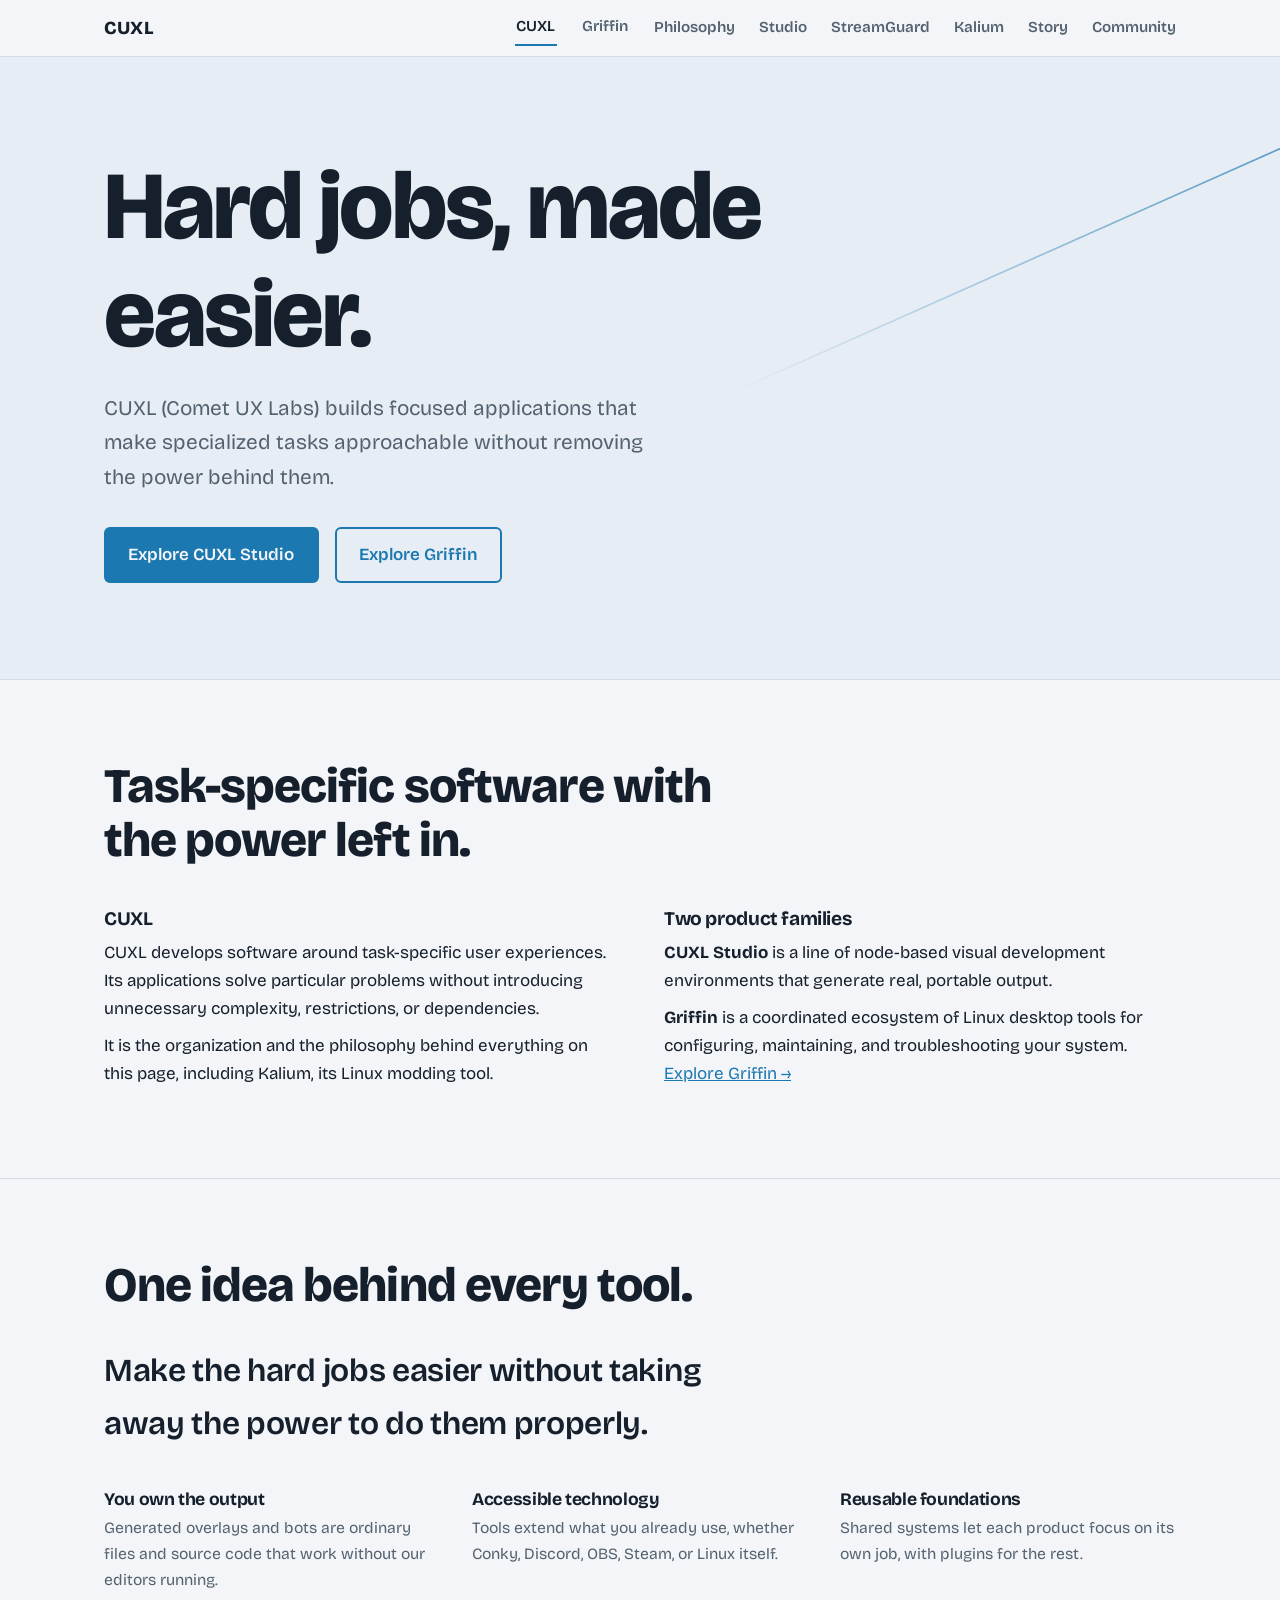
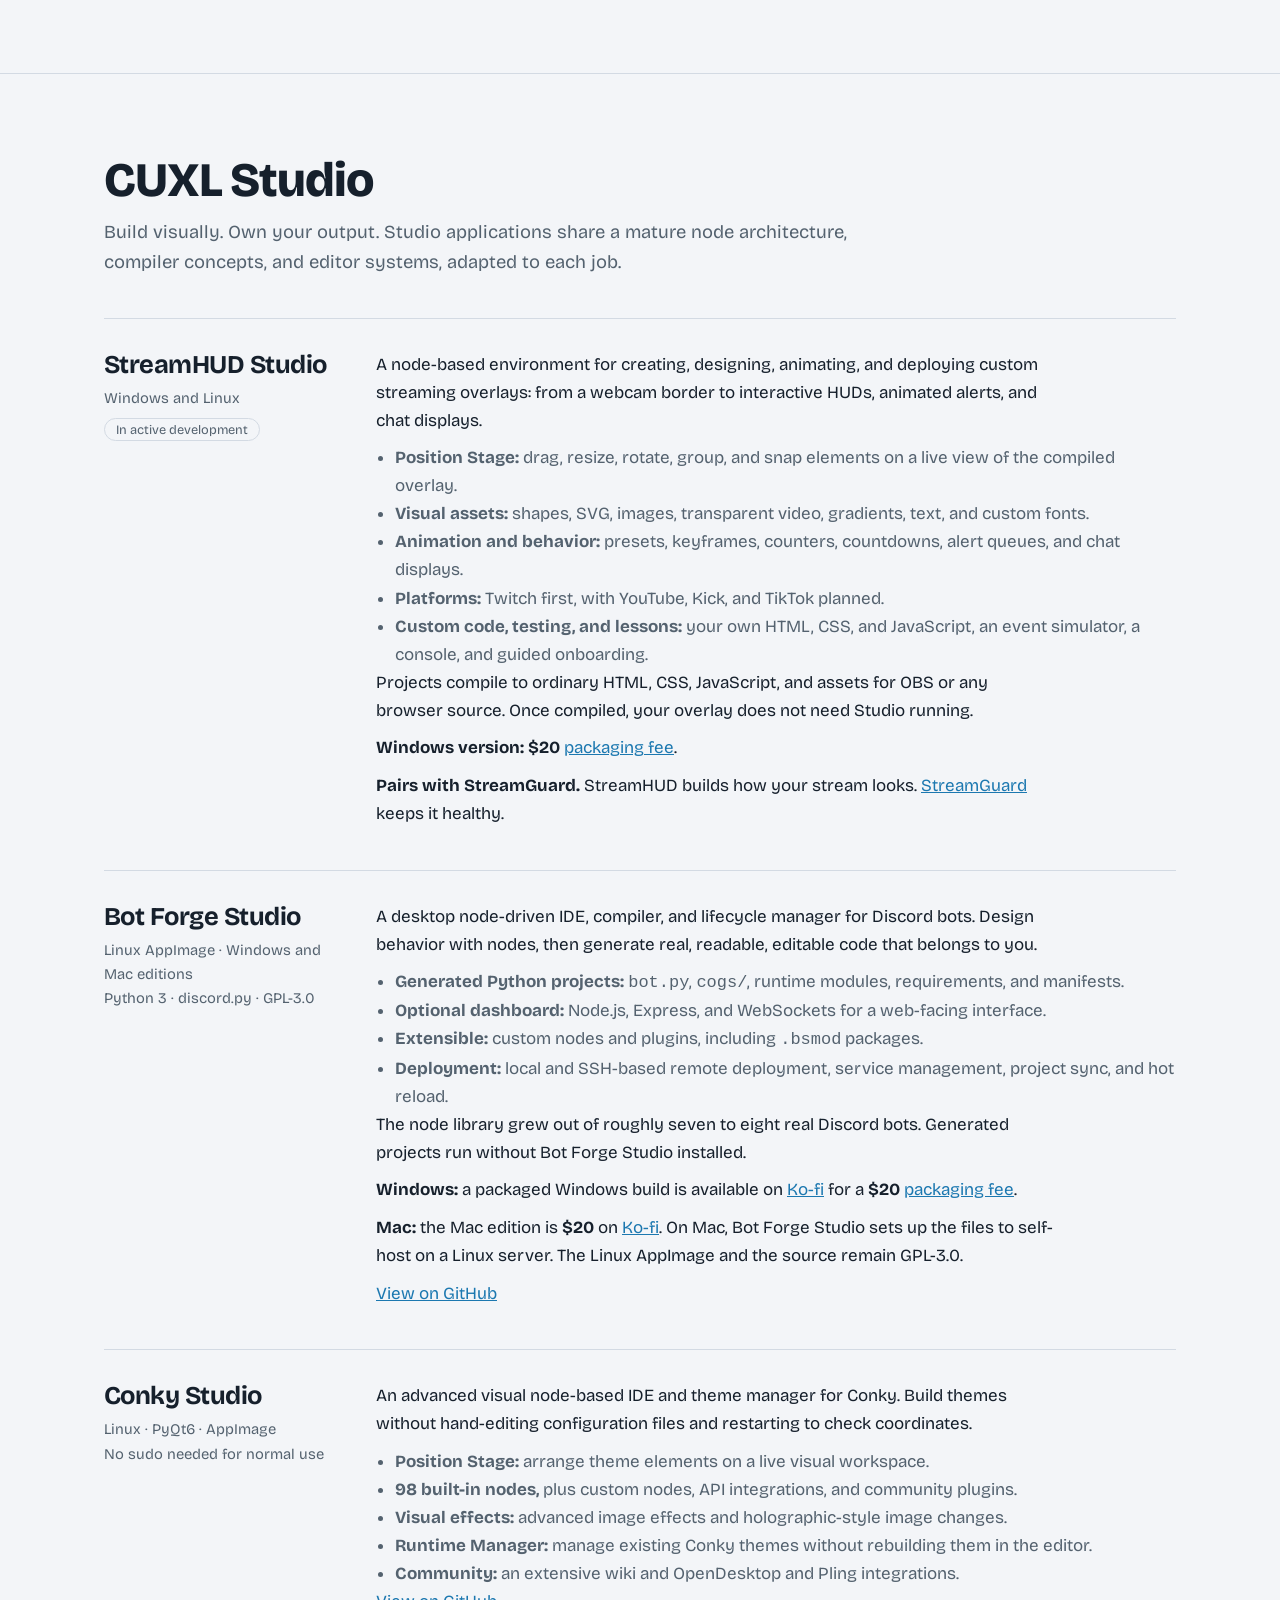
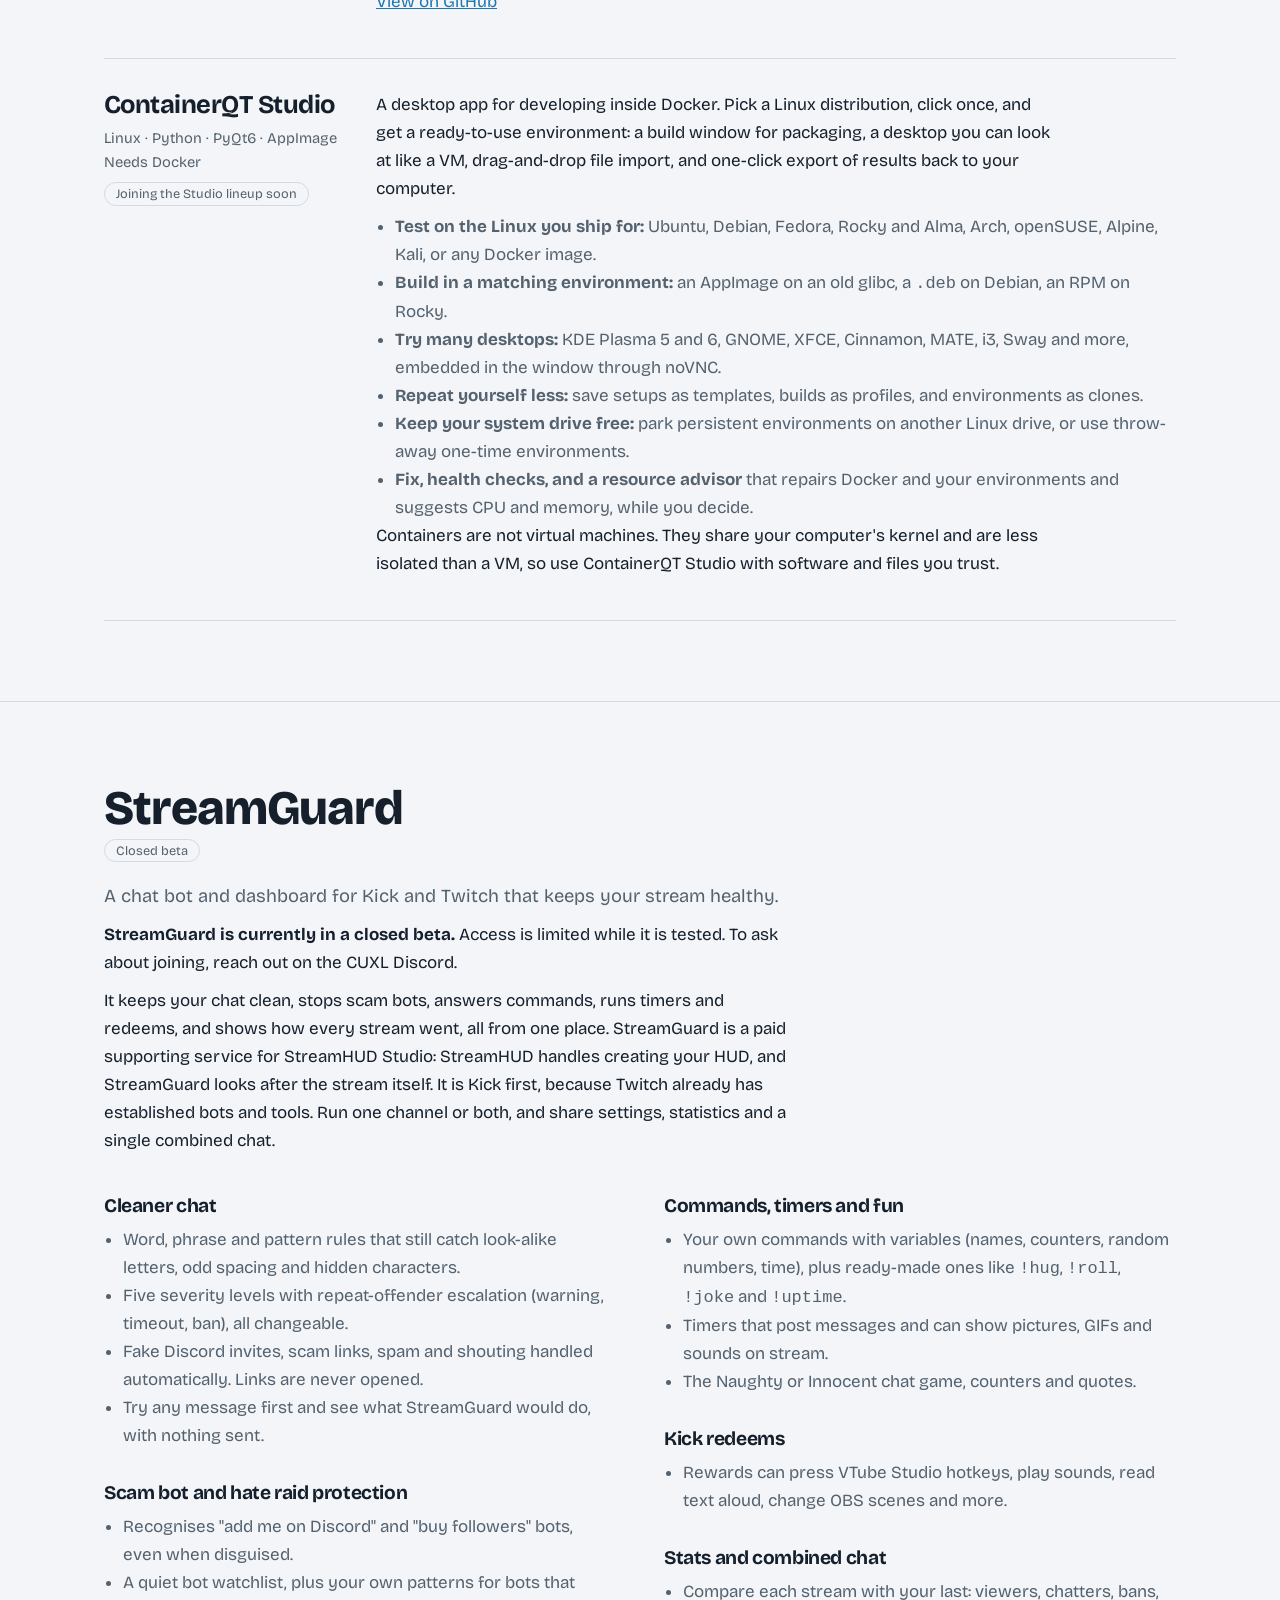
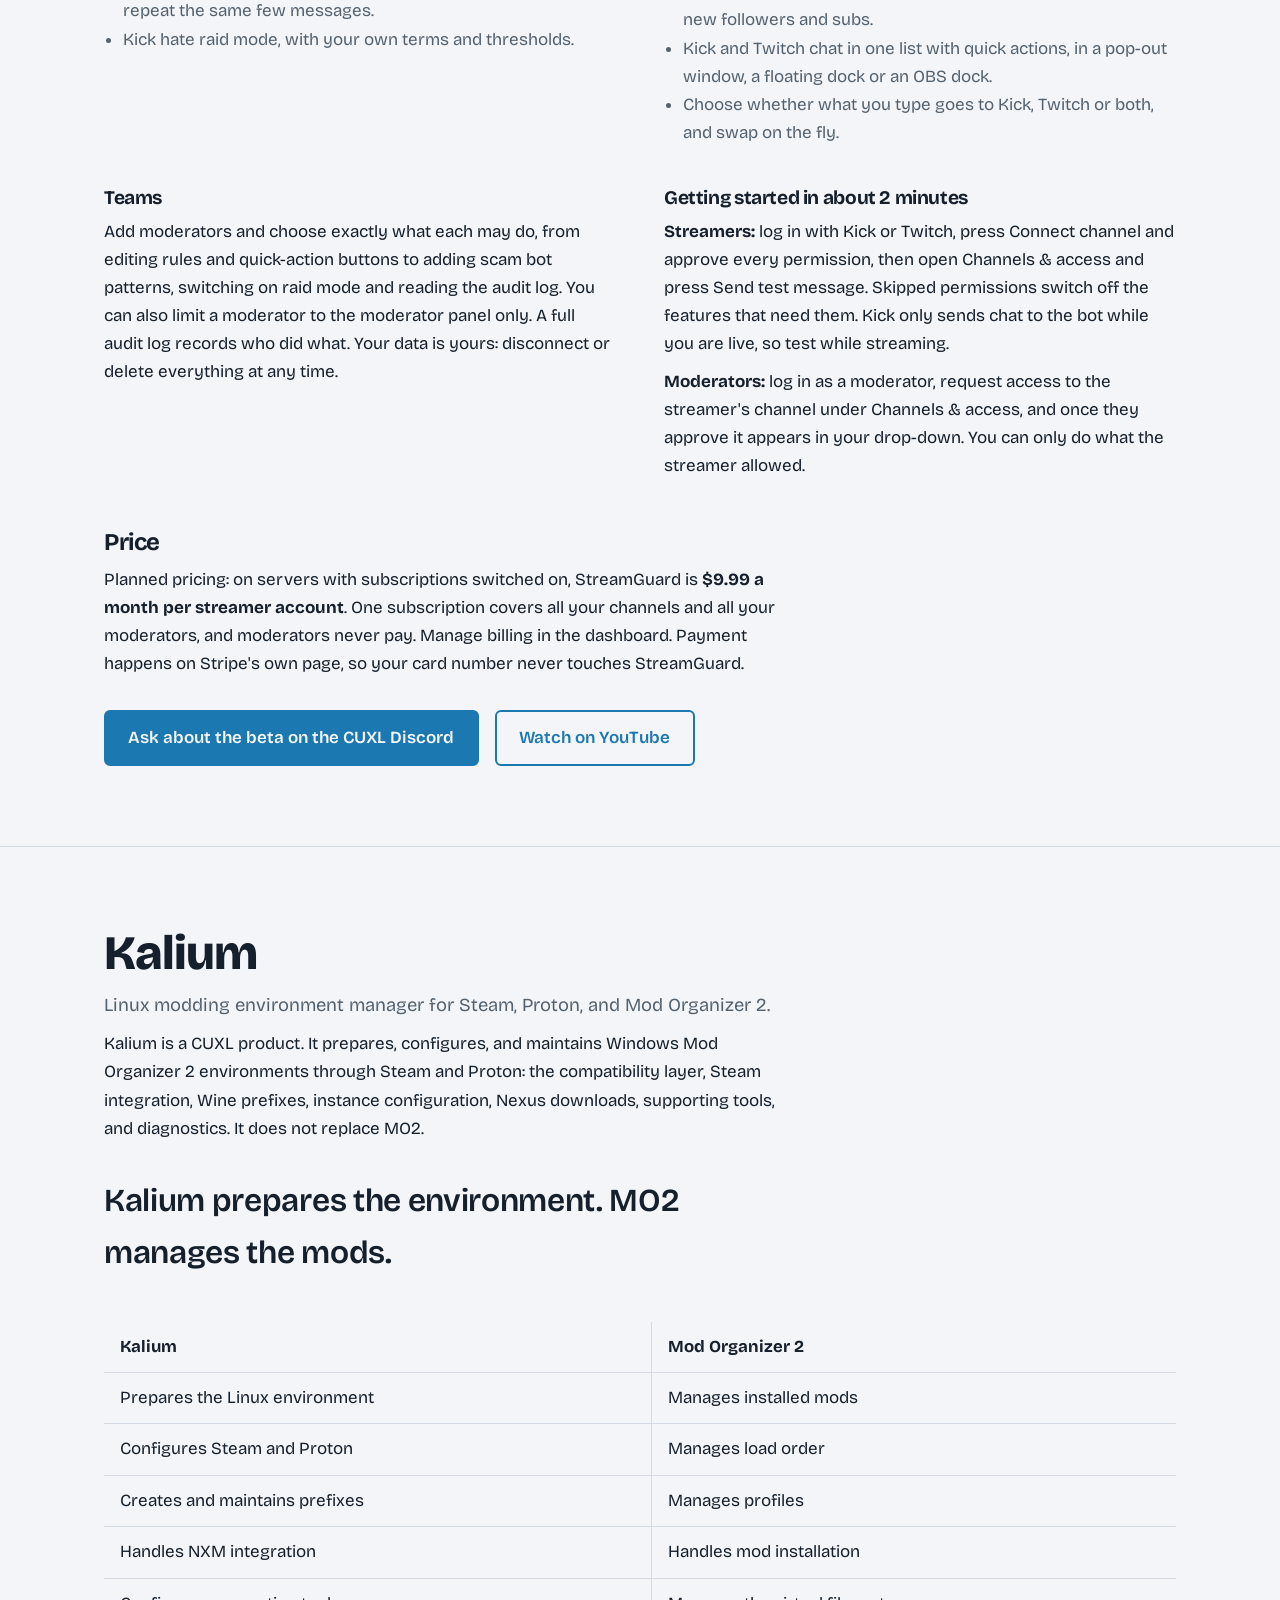
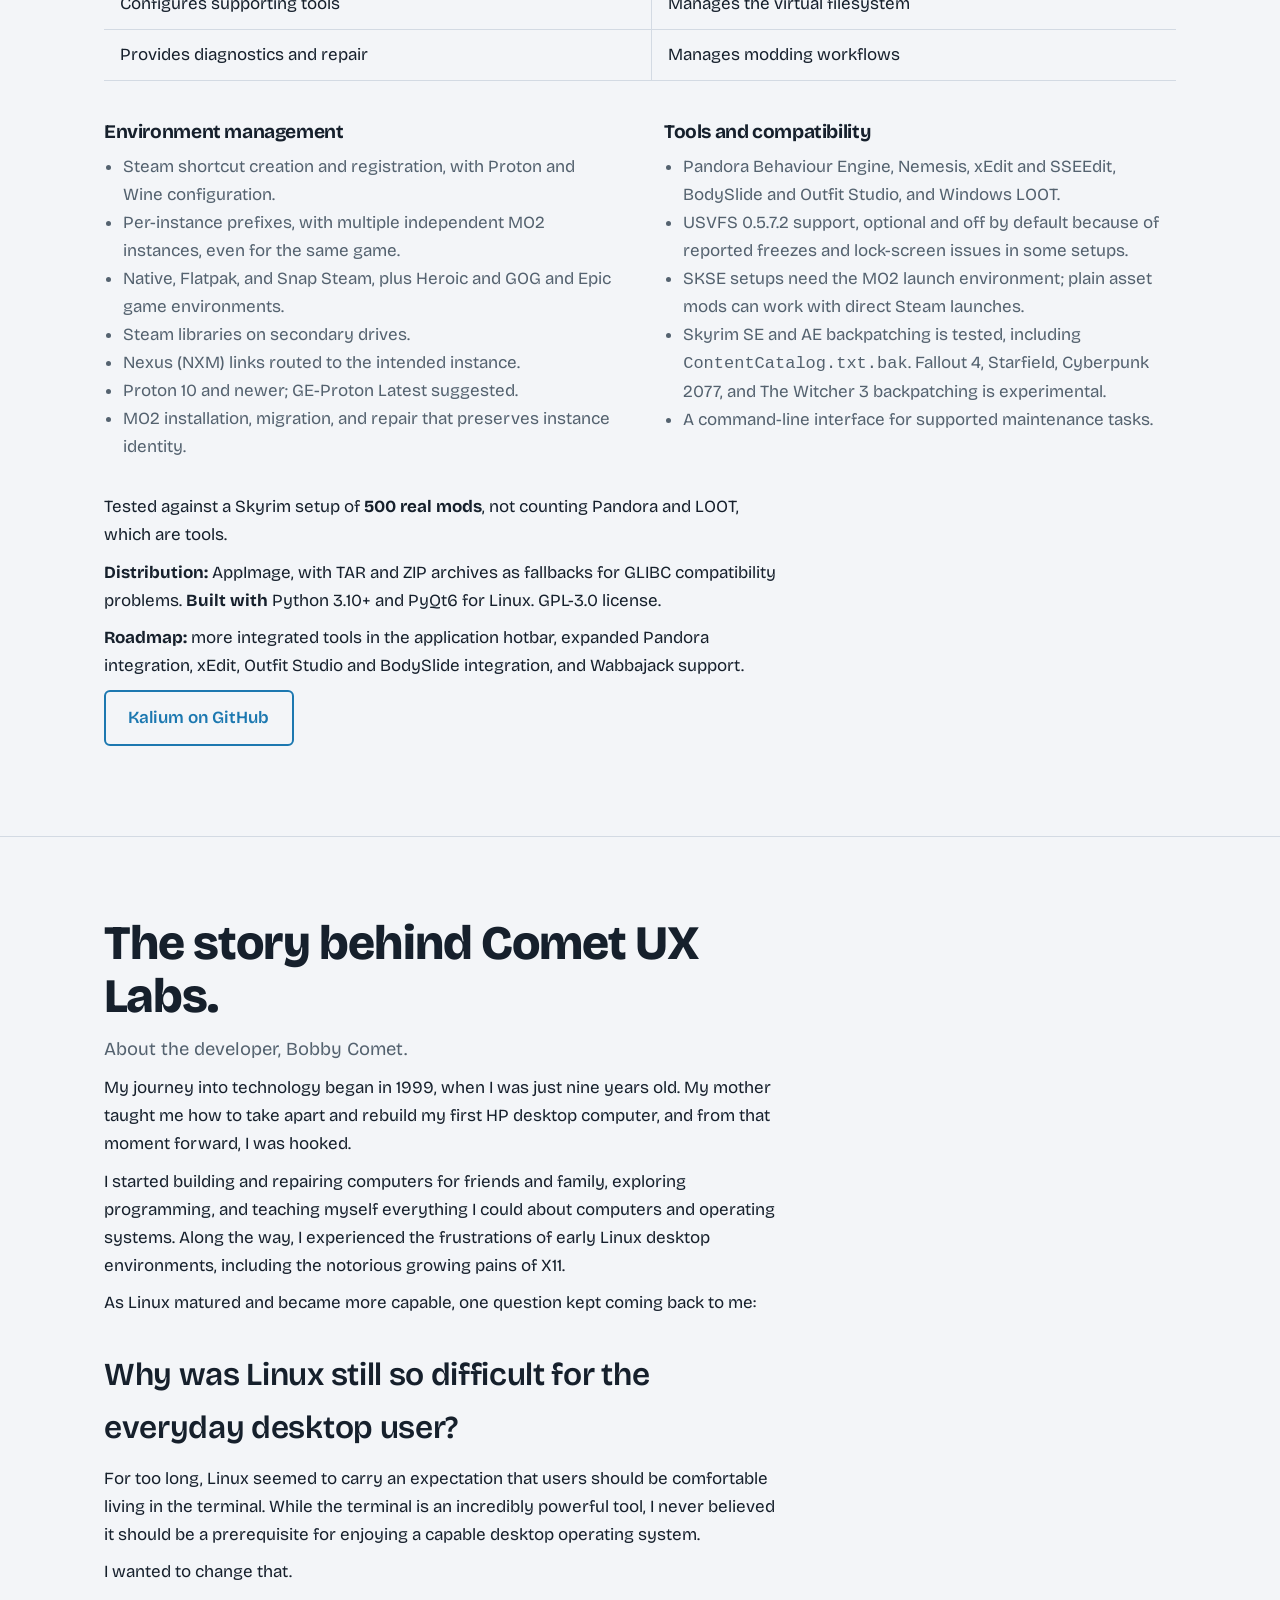
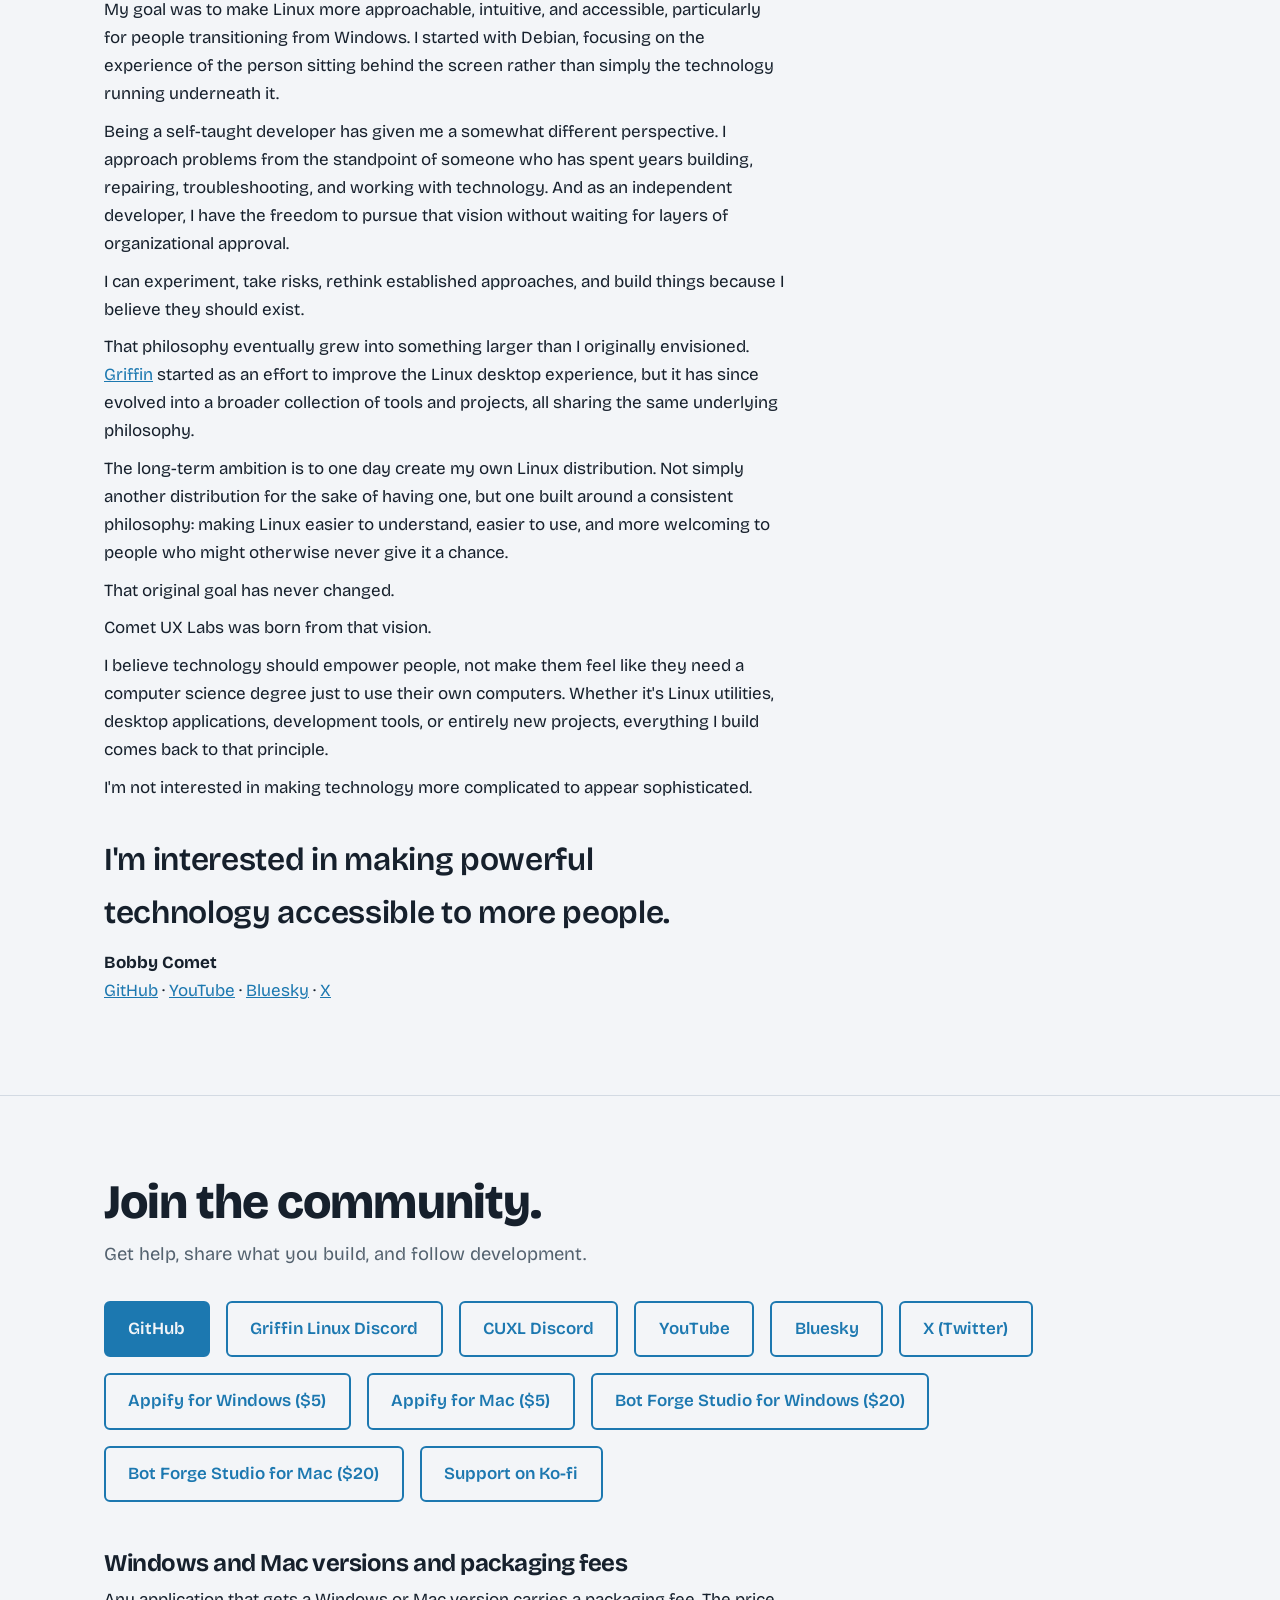
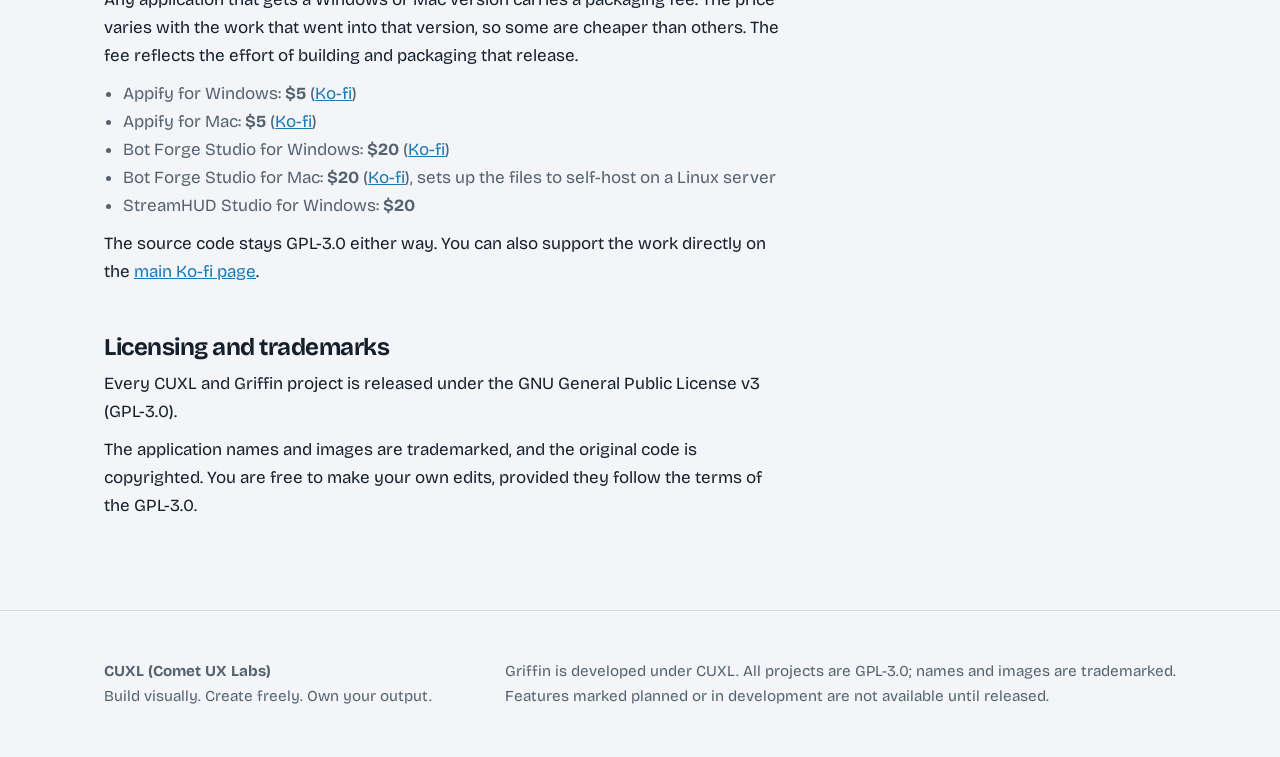
<file: index.html>
<!DOCTYPE html>
<html lang="en">
<head>
<meta charset="utf-8">
<meta name="viewport" content="width=device-width, initial-scale=1">
<title>CUXL (Comet UX Labs) · Studio tools, StreamGuard and Kalium</title>
<meta name="description" content="CUXL builds focused applications that make hard jobs easier without removing the power behind them.">
<link rel="preconnect" href="https://fonts.googleapis.com">
<link rel="preconnect" href="https://fonts.gstatic.com" crossorigin>
<link href="https://fonts.googleapis.com/css2?family=Bricolage+Grotesque:opsz,wght@12..96,400;12..96,600;12..96,800&display=swap" rel="stylesheet">
<link rel="stylesheet" href="style.css">
</head>
<body>
<nav><div class="wrap">
<b>CUXL</b>
<a class="tab on" href="index.html">CUXL</a><a class="tab" href="griffin.html">Griffin</a>
<a href="#philosophy">Philosophy</a><a href="#studio">Studio</a><a href="#streamguard">StreamGuard</a><a href="#kalium">Kalium</a><a href="#story">Story</a><a href="#community">Community</a>
</div></nav>
<header class="hero"><div class="trail" aria-hidden="true"></div>
<div class="wrap">
<h1>Hard jobs, made easier.</h1>
<p class="lead">CUXL (Comet UX Labs) builds focused applications that make specialized tasks approachable without removing the power behind them.</p>
<div class="cta"><a class="btn p" href="#studio">Explore CUXL Studio</a><a class="btn" href="griffin.html">Explore Griffin</a></div>
</div></header>

<section id="about"><div class="wrap">
<h2>Task-specific software with the power left in.</h2>
<div class="cols">
<div><h3>CUXL</h3><p>CUXL develops software around task-specific user experiences. Its applications solve particular problems without introducing unnecessary complexity, restrictions, or dependencies.</p><p>It is the organization and the philosophy behind everything on this page, including Kalium, its Linux modding tool.</p></div>
<div><h3>Two product families</h3><p><strong>CUXL Studio</strong> is a line of node-based visual development environments that generate real, portable output.</p><p><strong>Griffin</strong> is a coordinated ecosystem of Linux desktop tools for configuring, maintaining, and troubleshooting your system. <a href="griffin.html">Explore Griffin &rarr;</a></p></div>
</div>
</div></section>

<section id="philosophy"><div class="wrap">
<h2>One idea behind every tool.</h2>
<p class="quote">Make the hard jobs easier without taking away the power to do them properly.</p>
<div class="principles">
<div><h3>You own the output</h3><p>Generated overlays and bots are ordinary files and source code that work without our editors running.</p></div>
<div><h3>Accessible technology</h3><p>Tools extend what you already use, whether Conky, Discord, OBS, Steam, or Linux itself.</p></div>
<div><h3>Reusable foundations</h3><p>Shared systems let each product focus on its own job, with plugins for the rest.</p></div>
</div>
</div></section>

<section id="studio"><div class="wrap">
<h2>CUXL Studio</h2>
<p class="sub">Build visually. Own your output. Studio applications share a mature node architecture, compiler concepts, and editor systems, adapted to each job.</p>
<div class="rows">

<article class="row"><div><h3>StreamHUD Studio</h3><div class="meta">Windows and Linux</div><span class="tag">In active development</span></div>
<div><p>A node-based environment for creating, designing, animating, and deploying custom streaming overlays: from a webcam border to interactive HUDs, animated alerts, and chat displays.</p>
<ul>
<li><strong>Position Stage:</strong> drag, resize, rotate, group, and snap elements on a live view of the compiled overlay.</li>
<li><strong>Visual assets:</strong> shapes, SVG, images, transparent video, gradients, text, and custom fonts.</li>
<li><strong>Animation and behavior:</strong> presets, keyframes, counters, countdowns, alert queues, and chat displays.</li>
<li><strong>Platforms:</strong> Twitch first, with YouTube, Kick, and TikTok planned.</li>
<li><strong>Custom code, testing, and lessons:</strong> your own HTML, CSS, and JavaScript, an event simulator, a console, and guided onboarding.</li>
</ul>
<p>Projects compile to ordinary HTML, CSS, JavaScript, and assets for OBS or any browser source. Once compiled, your overlay does not need Studio running.</p><p><strong>Windows version:</strong> <strong>$20</strong> <a href="#windows">packaging fee</a>.</p><p><strong>Pairs with StreamGuard.</strong> StreamHUD builds how your stream looks. <a href="#streamguard">StreamGuard</a> keeps it healthy.</p></div></article>

<article class="row"><div><h3>Bot Forge Studio</h3><div class="meta">Linux AppImage · Windows and Mac editions<br>Python 3 · discord.py · GPL-3.0</div></div>
<div><p>A desktop node-driven IDE, compiler, and lifecycle manager for Discord bots. Design behavior with nodes, then generate real, readable, editable code that belongs to you.</p>
<ul>
<li><strong>Generated Python projects:</strong> <code>bot.py</code>, <code>cogs/</code>, runtime modules, requirements, and manifests.</li>
<li><strong>Optional dashboard:</strong> Node.js, Express, and WebSockets for a web-facing interface.</li>
<li><strong>Extensible:</strong> custom nodes and plugins, including <code>.bsmod</code> packages.</li>
<li><strong>Deployment:</strong> local and SSH-based remote deployment, service management, project sync, and hot reload.</li>
</ul>
<p>The node library grew out of roughly seven to eight real Discord bots. Generated projects run without Bot Forge Studio installed.</p><p><strong>Windows:</strong> a packaged Windows build is available on <a href="https://ko-fi.com/s/0f440cdbac" rel="noopener">Ko-fi</a> for a <strong>$20</strong> <a href="#windows">packaging fee</a>.</p><p><strong>Mac:</strong> the Mac edition is <strong>$20</strong> on <a href="https://ko-fi.com/s/e0f0648a29" rel="noopener">Ko-fi</a>. On Mac, Bot Forge Studio sets up the files to self-host on a Linux server. The Linux AppImage and the source remain GPL-3.0.</p><p><a href="https://github.com/bobbycomet/Bot-Forge-Studio" rel="noopener">View on GitHub</a></p></div></article>

<article class="row"><div><h3>Conky Studio</h3><div class="meta">Linux · PyQt6 · AppImage<br>No sudo needed for normal use</div></div>
<div><p>An advanced visual node-based IDE and theme manager for Conky. Build themes without hand-editing configuration files and restarting to check coordinates.</p>
<ul>
<li><strong>Position Stage:</strong> arrange theme elements on a live visual workspace.</li>
<li><strong>98 built-in nodes,</strong> plus custom nodes, API integrations, and community plugins.</li>
<li><strong>Visual effects:</strong> advanced image effects and holographic-style image changes.</li>
<li><strong>Runtime Manager:</strong> manage existing Conky themes without rebuilding them in the editor.</li>
<li><strong>Community:</strong> an extensive wiki and OpenDesktop and Pling integrations.</li>
</ul><p><a href="https://github.com/bobbycomet/Conky-Studio" rel="noopener">View on GitHub</a></p></div></article>
<article class="row"><div><h3>ContainerQT Studio</h3><div class="meta">Linux · Python · PyQt6 · AppImage<br>Needs Docker</div><span class="tag">Joining the Studio lineup soon</span></div>
<div><p>A desktop app for developing inside Docker. Pick a Linux distribution, click once, and get a ready-to-use environment: a build window for packaging, a desktop you can look at like a VM, drag-and-drop file import, and one-click export of results back to your computer.</p>
<ul>
<li><strong>Test on the Linux you ship for:</strong> Ubuntu, Debian, Fedora, Rocky and Alma, Arch, openSUSE, Alpine, Kali, or any Docker image.</li>
<li><strong>Build in a matching environment:</strong> an AppImage on an old glibc, a <code>.deb</code> on Debian, an RPM on Rocky.</li>
<li><strong>Try many desktops:</strong> KDE Plasma 5 and 6, GNOME, XFCE, Cinnamon, MATE, i3, Sway and more, embedded in the window through noVNC.</li>
<li><strong>Repeat yourself less:</strong> save setups as templates, builds as profiles, and environments as clones.</li>
<li><strong>Keep your system drive free:</strong> park persistent environments on another Linux drive, or use throw-away one-time environments.</li>
<li><strong>Fix, health checks, and a resource advisor</strong> that repairs Docker and your environments and suggests CPU and memory, while you decide.</li>
</ul>
<p>Containers are not virtual machines. They share your computer's kernel and are less isolated than a VM, so use ContainerQT Studio with software and files you trust.</p></div></article>


</div>
</div></section>

<section id="streamguard"><div class="wrap">
<h2>StreamGuard</h2>
<span class="tag" style="margin:0 0 .6rem">Closed beta</span>
<p class="sub">A chat bot and dashboard for Kick and Twitch that keeps your stream healthy.</p>
<p><strong>StreamGuard is currently in a closed beta.</strong> Access is limited while it is tested. To ask about joining, reach out on the CUXL Discord.</p>
<p>It keeps your chat clean, stops scam bots, answers commands, runs timers and redeems, and shows how every stream went, all from one place. StreamGuard is a paid supporting service for StreamHUD Studio: StreamHUD handles creating your HUD, and StreamGuard looks after the stream itself. It is Kick first, because Twitch already has established bots and tools. Run one channel or both, and share settings, statistics and a single combined chat.</p>
<div class="cols">
<div><h3>Cleaner chat</h3>
<ul class="list"><li>Word, phrase and pattern rules that still catch look-alike letters, odd spacing and hidden characters.</li>
<li>Five severity levels with repeat-offender escalation (warning, timeout, ban), all changeable.</li>
<li>Fake Discord invites, scam links, spam and shouting handled automatically. Links are never opened.</li>
<li>Try any message first and see what StreamGuard would do, with nothing sent.</li></ul>
<h3 style="margin-top:2rem">Scam bot and hate raid protection</h3>
<ul class="list"><li>Recognises "add me on Discord" and "buy followers" bots, even when disguised.</li>
<li>A quiet bot watchlist, plus your own patterns for bots that repeat the same few messages.</li>
<li>Kick hate raid mode, with your own terms and thresholds.</li></ul></div>
<div><h3>Commands, timers and fun</h3>
<ul class="list"><li>Your own commands with variables (names, counters, random numbers, time), plus ready-made ones like <code>!hug</code>, <code>!roll</code>, <code>!joke</code> and <code>!uptime</code>.</li>
<li>Timers that post messages and can show pictures, GIFs and sounds on stream.</li>
<li>The Naughty or Innocent chat game, counters and quotes.</li></ul>
<h3 style="margin-top:2rem">Kick redeems</h3>
<ul class="list"><li>Rewards can press VTube Studio hotkeys, play sounds, read text aloud, change OBS scenes and more.</li></ul>
<h3 style="margin-top:2rem">Stats and combined chat</h3>
<ul class="list"><li>Compare each stream with your last: viewers, chatters, bans, new followers and subs.</li>
<li>Kick and Twitch chat in one list with quick actions, in a pop-out window, a floating dock or an OBS dock.</li>
<li>Choose whether what you type goes to Kick, Twitch or both, and swap on the fly.</li></ul></div>
</div>
<div class="cols">
<div><h3>Teams</h3><p>Add moderators and choose exactly what each may do, from editing rules and quick-action buttons to adding scam bot patterns, switching on raid mode and reading the audit log. You can also limit a moderator to the moderator panel only. A full audit log records who did what. Your data is yours: disconnect or delete everything at any time.</p></div>
<div><h3>Getting started in about 2 minutes</h3>
<p><strong>Streamers:</strong> log in with Kick or Twitch, press Connect channel and approve every permission, then open Channels &amp; access and press Send test message. Skipped permissions switch off the features that need them. Kick only sends chat to the bot while you are live, so test while streaming.</p>
<p><strong>Moderators:</strong> log in as a moderator, request access to the streamer's channel under Channels &amp; access, and once they approve it appears in your drop-down. You can only do what the streamer allowed.</p></div>
</div>
<h3 style="margin-top:2.5rem;font-size:1.5rem">Price</h3>
<p>Planned pricing: on servers with subscriptions switched on, StreamGuard is <strong>$9.99 a month per streamer account</strong>. One subscription covers all your channels and all your moderators, and moderators never pay. Manage billing in the dashboard. Payment happens on Stripe's own page, so your card number never touches StreamGuard.</p>
<div class="cta"><a class="btn p" href="https://discord.gg/cSKAT9B3N3" rel="noopener">Ask about the beta on the CUXL Discord</a><a class="btn" href="https://www.youtube.com/@BobbyComet" rel="noopener">Watch on YouTube</a></div>
</div></section>

<section id="kalium"><div class="wrap">
<h2>Kalium</h2>
<p class="sub">Linux modding environment manager for Steam, Proton, and Mod Organizer 2.</p>
<p>Kalium is a CUXL product. It prepares, configures, and maintains Windows Mod Organizer 2 environments through Steam and Proton: the compatibility layer, Steam integration, Wine prefixes, instance configuration, Nexus downloads, supporting tools, and diagnostics. It does not replace MO2.</p>
<p class="quote">Kalium prepares the environment. MO2 manages the mods.</p>

<div class="scroll"><table class="tbl"><thead><tr><th>Kalium</th><th>Mod Organizer 2</th></tr></thead><tbody>
<tr><td>Prepares the Linux environment</td><td>Manages installed mods</td></tr>
<tr><td>Configures Steam and Proton</td><td>Manages load order</td></tr>
<tr><td>Creates and maintains prefixes</td><td>Manages profiles</td></tr>
<tr><td>Handles NXM integration</td><td>Handles mod installation</td></tr>
<tr><td>Configures supporting tools</td><td>Manages the virtual filesystem</td></tr>
<tr><td>Provides diagnostics and repair</td><td>Manages modding workflows</td></tr>
</tbody></table></div>

<div class="cols">
<div><h3>Environment management</h3>
<ul class="list"><li>Steam shortcut creation and registration, with Proton and Wine configuration.</li>
<li>Per-instance prefixes, with multiple independent MO2 instances, even for the same game.</li>
<li>Native, Flatpak, and Snap Steam, plus Heroic and GOG and Epic game environments.</li>
<li>Steam libraries on secondary drives.</li>
<li>Nexus (NXM) links routed to the intended instance.</li>
<li>Proton 10 and newer; GE-Proton Latest suggested.</li>
<li>MO2 installation, migration, and repair that preserves instance identity.</li></ul></div>
<div><h3>Tools and compatibility</h3>
<ul class="list"><li>Pandora Behaviour Engine, Nemesis, xEdit and SSEEdit, BodySlide and Outfit Studio, and Windows LOOT.</li>
<li>USVFS 0.5.7.2 support, optional and off by default because of reported freezes and lock-screen issues in some setups.</li>
<li>SKSE setups need the MO2 launch environment; plain asset mods can work with direct Steam launches.</li>
<li>Skyrim SE and AE backpatching is tested, including <code>ContentCatalog.txt.bak</code>. Fallout 4, Starfield, Cyberpunk 2077, and The Witcher 3 backpatching is experimental.</li>
<li>A command-line interface for supported maintenance tasks.</li></ul></div>
</div>

<p style="margin-top:2rem">Tested against a Skyrim setup of <strong>500 real mods</strong>, not counting Pandora and LOOT, which are tools.</p>
<p><strong>Distribution:</strong> AppImage, with TAR and ZIP archives as fallbacks for GLIBC compatibility problems. <strong>Built with</strong> Python 3.10+ and PyQt6 for Linux. GPL-3.0 license.</p>
<p><strong>Roadmap:</strong> more integrated tools in the application hotbar, expanded Pandora integration, xEdit, Outfit Studio and BodySlide integration, and Wabbajack support.</p>
<p><a class="btn" href="https://github.com/bobbycomet/Kalium" rel="noopener">Kalium on GitHub</a></p>
</div></section>

<section id="story"><div class="wrap">
<h2>The story behind Comet UX Labs.</h2>
<p class="sub">About the developer, Bobby Comet.</p>
<p>My journey into technology began in 1999, when I was just nine years old. My mother taught me how to take apart and rebuild my first HP desktop computer, and from that moment forward, I was hooked.</p>
<p>I started building and repairing computers for friends and family, exploring programming, and teaching myself everything I could about computers and operating systems. Along the way, I experienced the frustrations of early Linux desktop environments, including the notorious growing pains of X11.</p>
<p>As Linux matured and became more capable, one question kept coming back to me:</p>
<p class="quote">Why was Linux still so difficult for the everyday desktop user?</p>
<p>For too long, Linux seemed to carry an expectation that users should be comfortable living in the terminal. While the terminal is an incredibly powerful tool, I never believed it should be a prerequisite for enjoying a capable desktop operating system.</p>
<p>I wanted to change that.</p>
<p>My goal was to make Linux more approachable, intuitive, and accessible, particularly for people transitioning from Windows. I started with Debian, focusing on the experience of the person sitting behind the screen rather than simply the technology running underneath it.</p>
<p>Being a self-taught developer has given me a somewhat different perspective. I approach problems from the standpoint of someone who has spent years building, repairing, troubleshooting, and working with technology. And as an independent developer, I have the freedom to pursue that vision without waiting for layers of organizational approval.</p>
<p>I can experiment, take risks, rethink established approaches, and build things because I believe they should exist.</p>
<p>That philosophy eventually grew into something larger than I originally envisioned. <a href="griffin.html">Griffin</a> started as an effort to improve the Linux desktop experience, but it has since evolved into a broader collection of tools and projects, all sharing the same underlying philosophy.</p>
<p>The long-term ambition is to one day create my own Linux distribution. Not simply another distribution for the sake of having one, but one built around a consistent philosophy: making Linux easier to understand, easier to use, and more welcoming to people who might otherwise never give it a chance.</p>
<p>That original goal has never changed.</p>
<p>Comet UX Labs was born from that vision.</p>
<p>I believe technology should empower people, not make them feel like they need a computer science degree just to use their own computers. Whether it's Linux utilities, desktop applications, development tools, or entirely new projects, everything I build comes back to that principle.</p>
<p>I'm not interested in making technology more complicated to appear sophisticated.</p>
<p class="quote">I'm interested in making powerful technology accessible to more people.</p>
<p><strong>Bobby Comet</strong><br><a href="https://github.com/bobbycomet" rel="noopener">GitHub</a> · <a href="https://www.youtube.com/@BobbyComet" rel="noopener">YouTube</a> · <a href="https://bsky.app/profile/bobbycomet.bsky.social" rel="noopener">Bluesky</a> · <a href="https://x.com/bobby_comet" rel="noopener">X</a></p>
</div></section>

<section id="community"><div class="wrap">
<h2>Join the community.</h2>
<p class="sub">Get help, share what you build, and follow development.</p>
<div class="cta">
<a class="btn p" href="https://github.com/bobbycomet" rel="noopener">GitHub</a>
<a class="btn" href="https://discord.gg/7fEt5W7DPh" rel="noopener">Griffin Linux Discord</a>
<a class="btn" href="https://discord.gg/cSKAT9B3N3" rel="noopener">CUXL Discord</a>
<a class="btn" href="https://www.youtube.com/@BobbyComet" rel="noopener">YouTube</a>
<a class="btn" href="https://bsky.app/profile/bobbycomet.bsky.social" rel="noopener">Bluesky</a>
<a class="btn" href="https://x.com/bobby_comet" rel="noopener">X (Twitter)</a>
<a class="btn" href="https://ko-fi.com/s/48cf8f3ed3" rel="noopener">Appify for Windows ($5)</a>
<a class="btn" href="https://ko-fi.com/s/9709aa201e" rel="noopener">Appify for Mac ($5)</a>
<a class="btn" href="https://ko-fi.com/s/0f440cdbac" rel="noopener">Bot Forge Studio for Windows ($20)</a>
<a class="btn" href="https://ko-fi.com/s/e0f0648a29" rel="noopener">Bot Forge Studio for Mac ($20)</a>
<a class="btn" href="https://ko-fi.com/bobby60908" rel="noopener">Support on Ko-fi</a>
</div>
<h3 id="windows" style="margin-top:3rem;font-size:1.5rem">Windows and Mac versions and packaging fees</h3>
<p>Any application that gets a Windows or Mac version carries a packaging fee. The price varies with the work that went into that version, so some are cheaper than others. The fee reflects the effort of building and packaging that release.</p>
<ul class="list"><li>Appify for Windows: <strong>$5</strong> (<a href="https://ko-fi.com/s/48cf8f3ed3" rel="noopener">Ko-fi</a>)</li><li>Appify for Mac: <strong>$5</strong> (<a href="https://ko-fi.com/s/9709aa201e" rel="noopener">Ko-fi</a>)</li><li>Bot Forge Studio for Windows: <strong>$20</strong> (<a href="https://ko-fi.com/s/0f440cdbac" rel="noopener">Ko-fi</a>)</li><li>Bot Forge Studio for Mac: <strong>$20</strong> (<a href="https://ko-fi.com/s/e0f0648a29" rel="noopener">Ko-fi</a>), sets up the files to self-host on a Linux server</li><li>StreamHUD Studio for Windows: <strong>$20</strong></li></ul>
<p>The source code stays GPL-3.0 either way. You can also support the work directly on the <a href="https://ko-fi.com/bobby60908" rel="noopener">main Ko-fi page</a>.</p>
<h3 style="margin-top:3rem;font-size:1.5rem">Licensing and trademarks</h3>
<p>Every CUXL and Griffin project is released under the GNU General Public License v3 (GPL-3.0).</p>
<p>The application names and images are trademarked, and the original code is copyrighted. You are free to make your own edits, provided they follow the terms of the GPL-3.0.</p>
</div></section>

<footer><div class="wrap">
<div><strong>CUXL (Comet UX Labs)</strong><br>Build visually. Create freely. Own your output.</div>
<div>Griffin is developed under CUXL. All projects are GPL-3.0; names and images are trademarked.<br>Features marked planned or in development are not available until released.</div>
</div></footer>
</body>
</html>
</file>
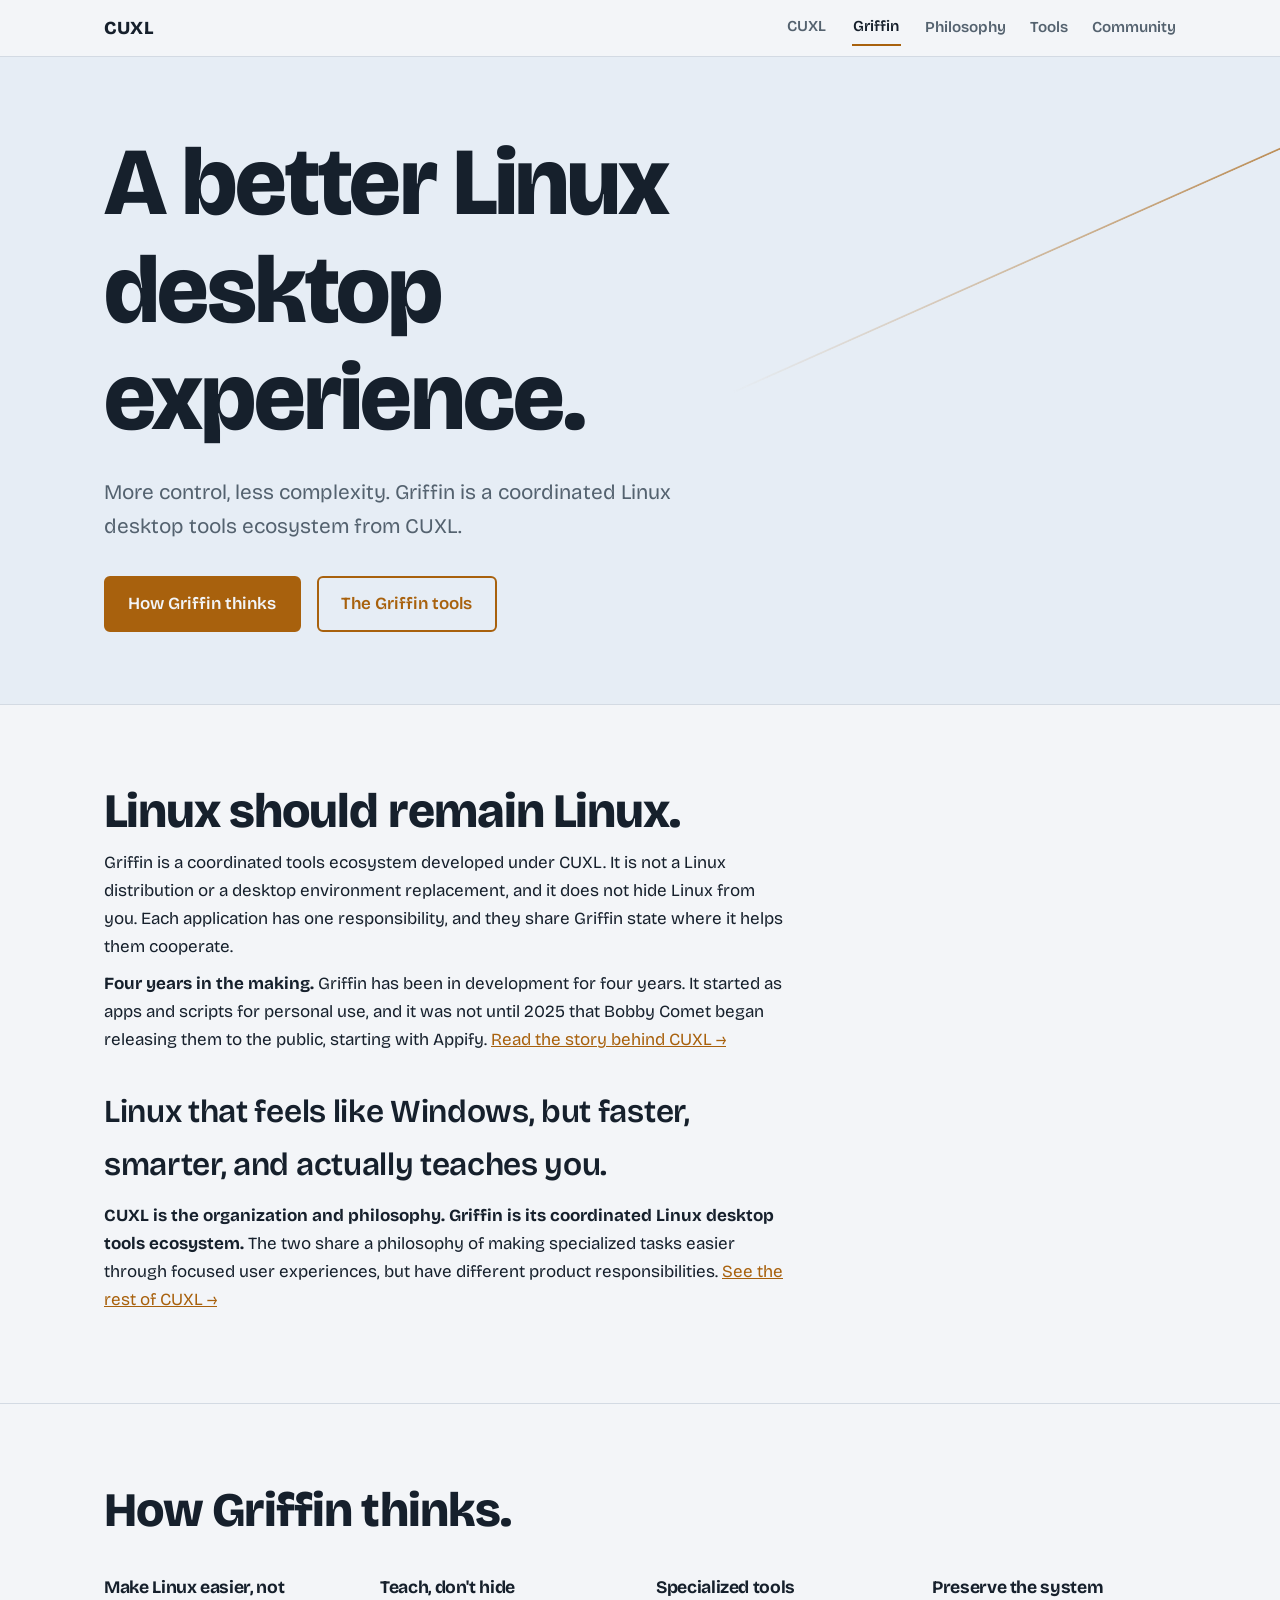
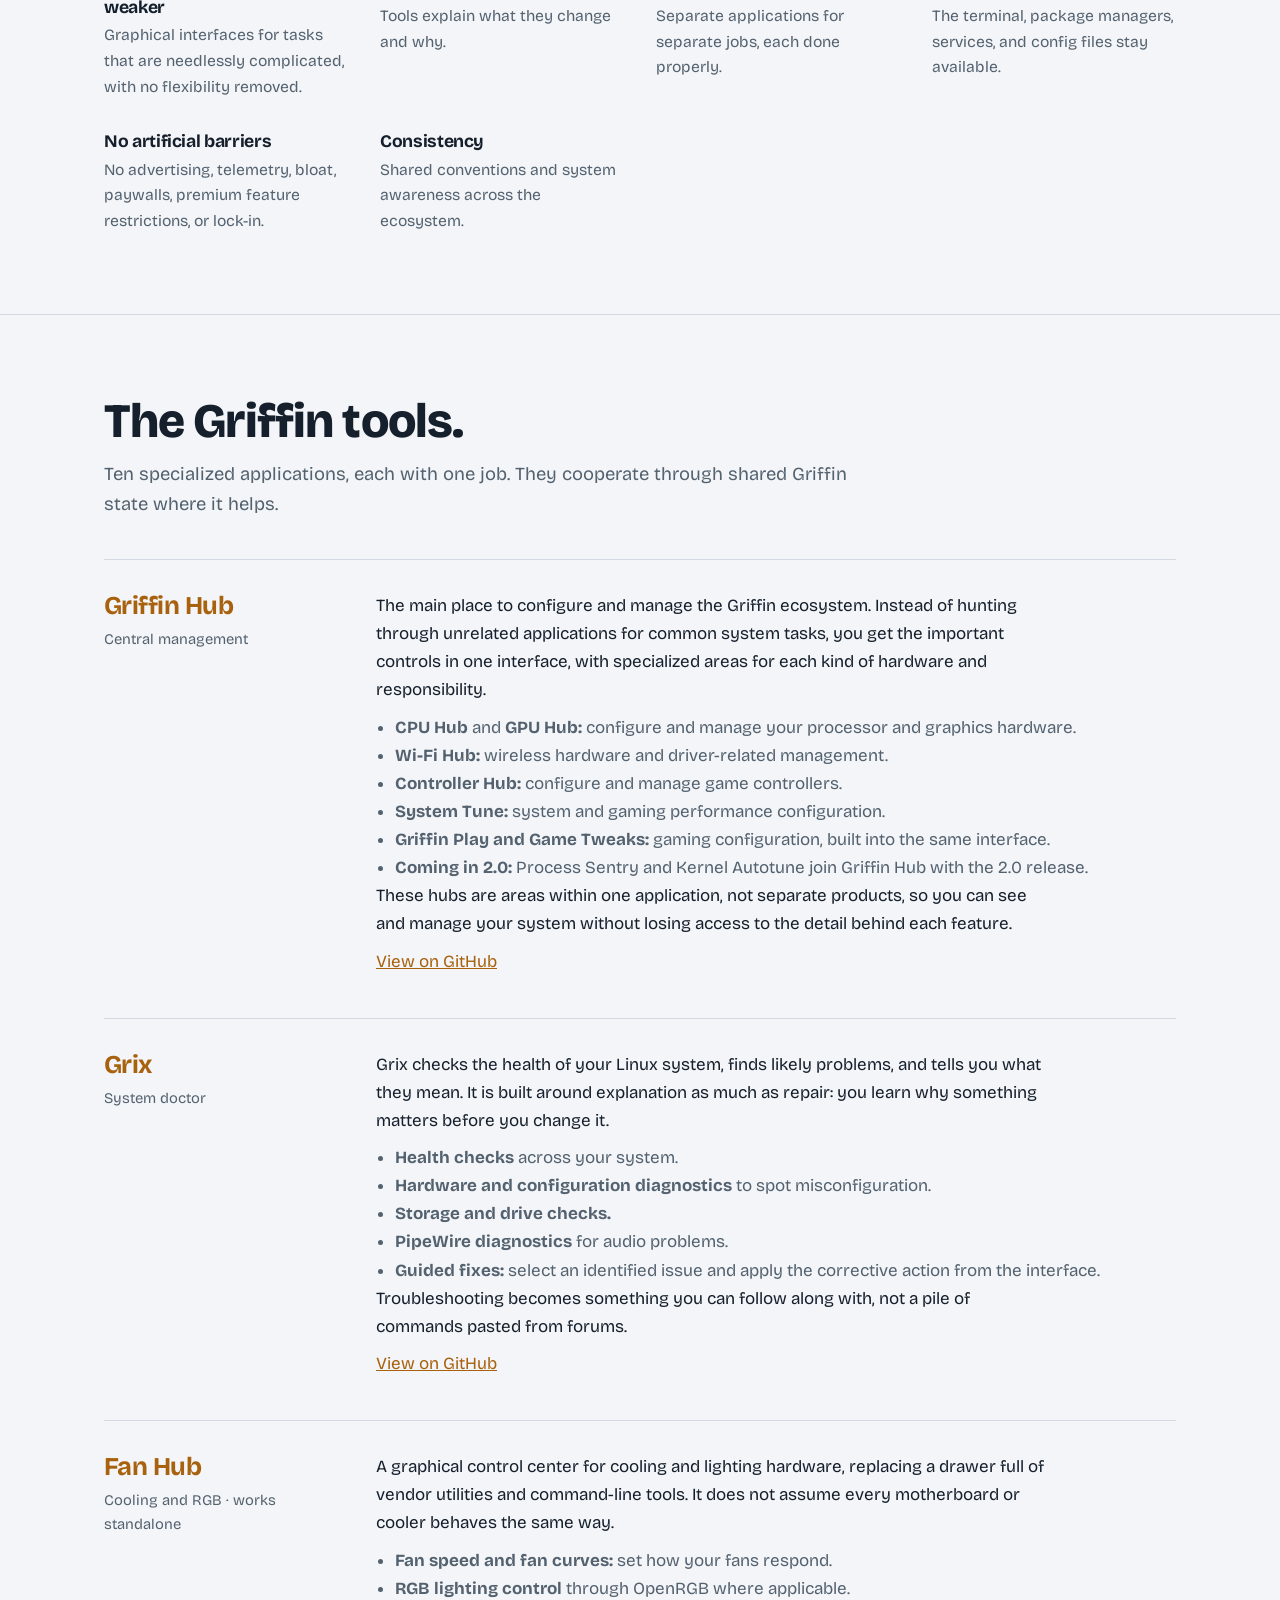
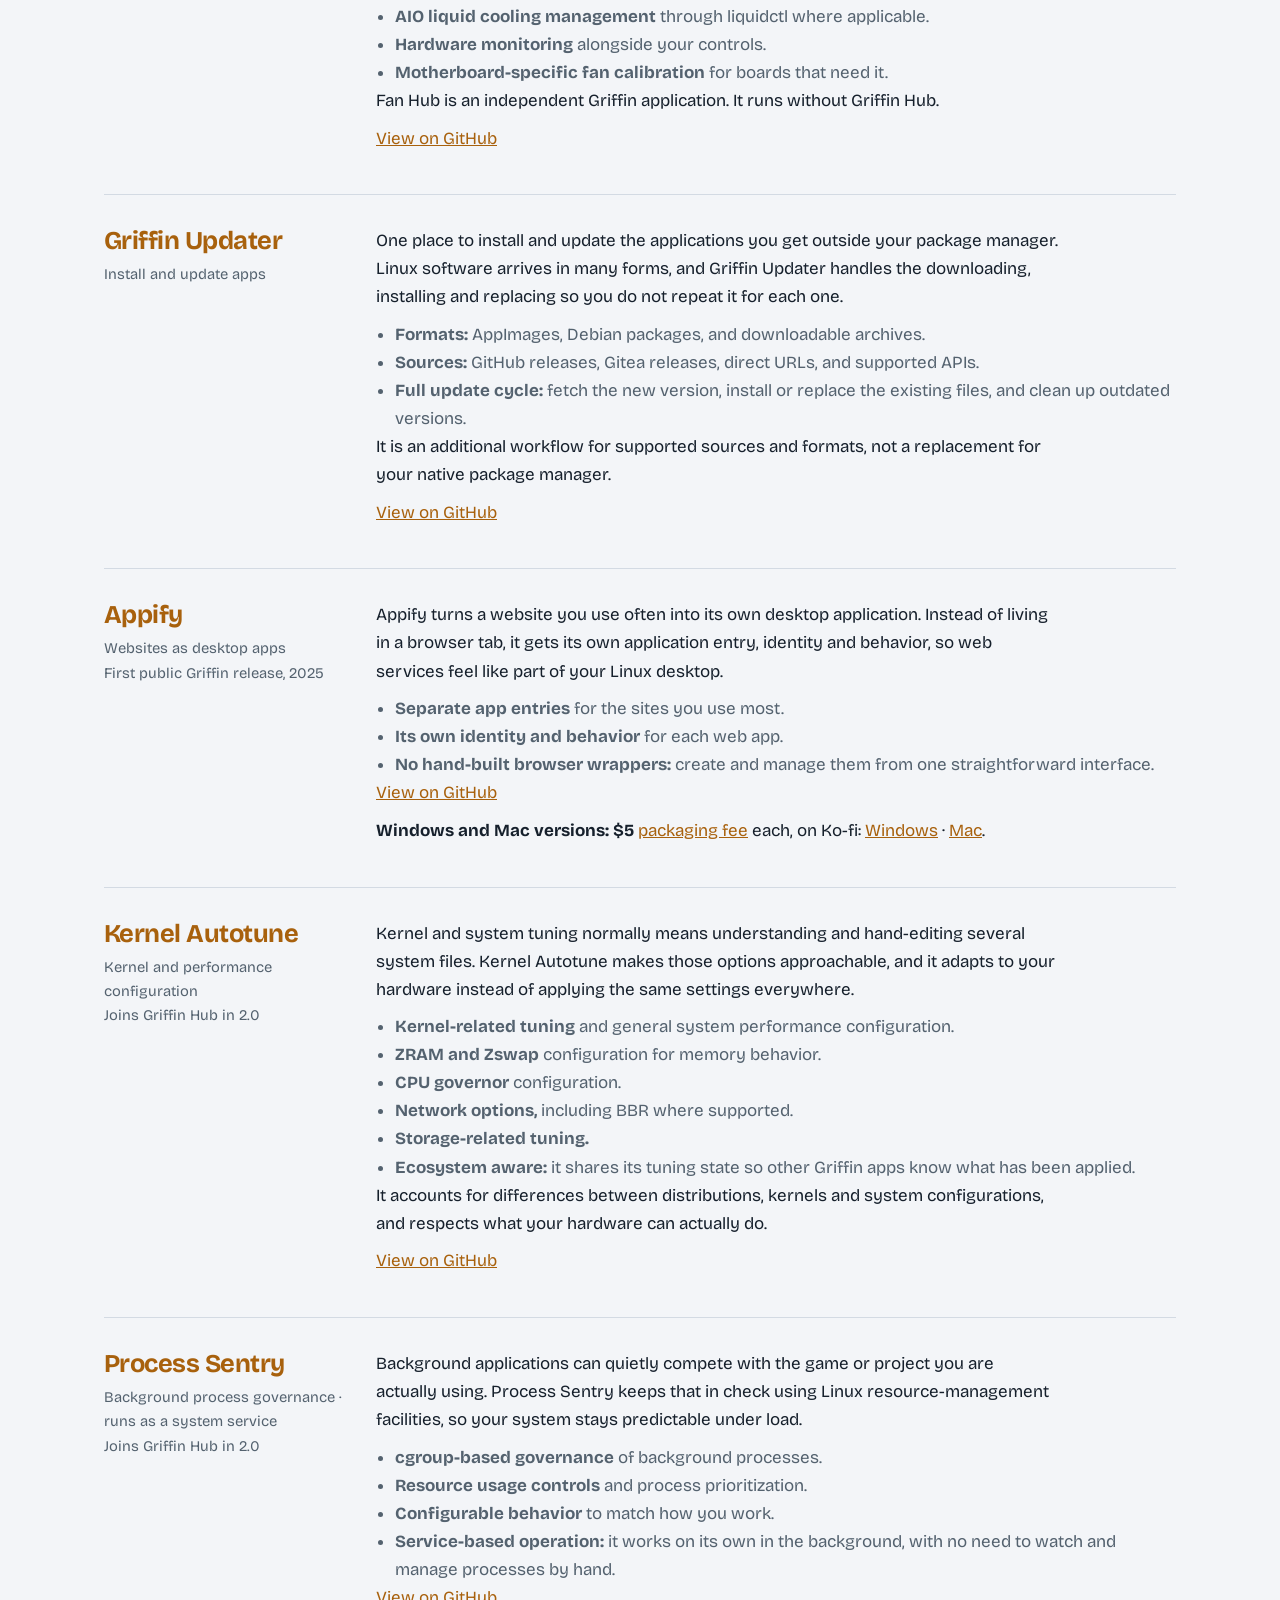
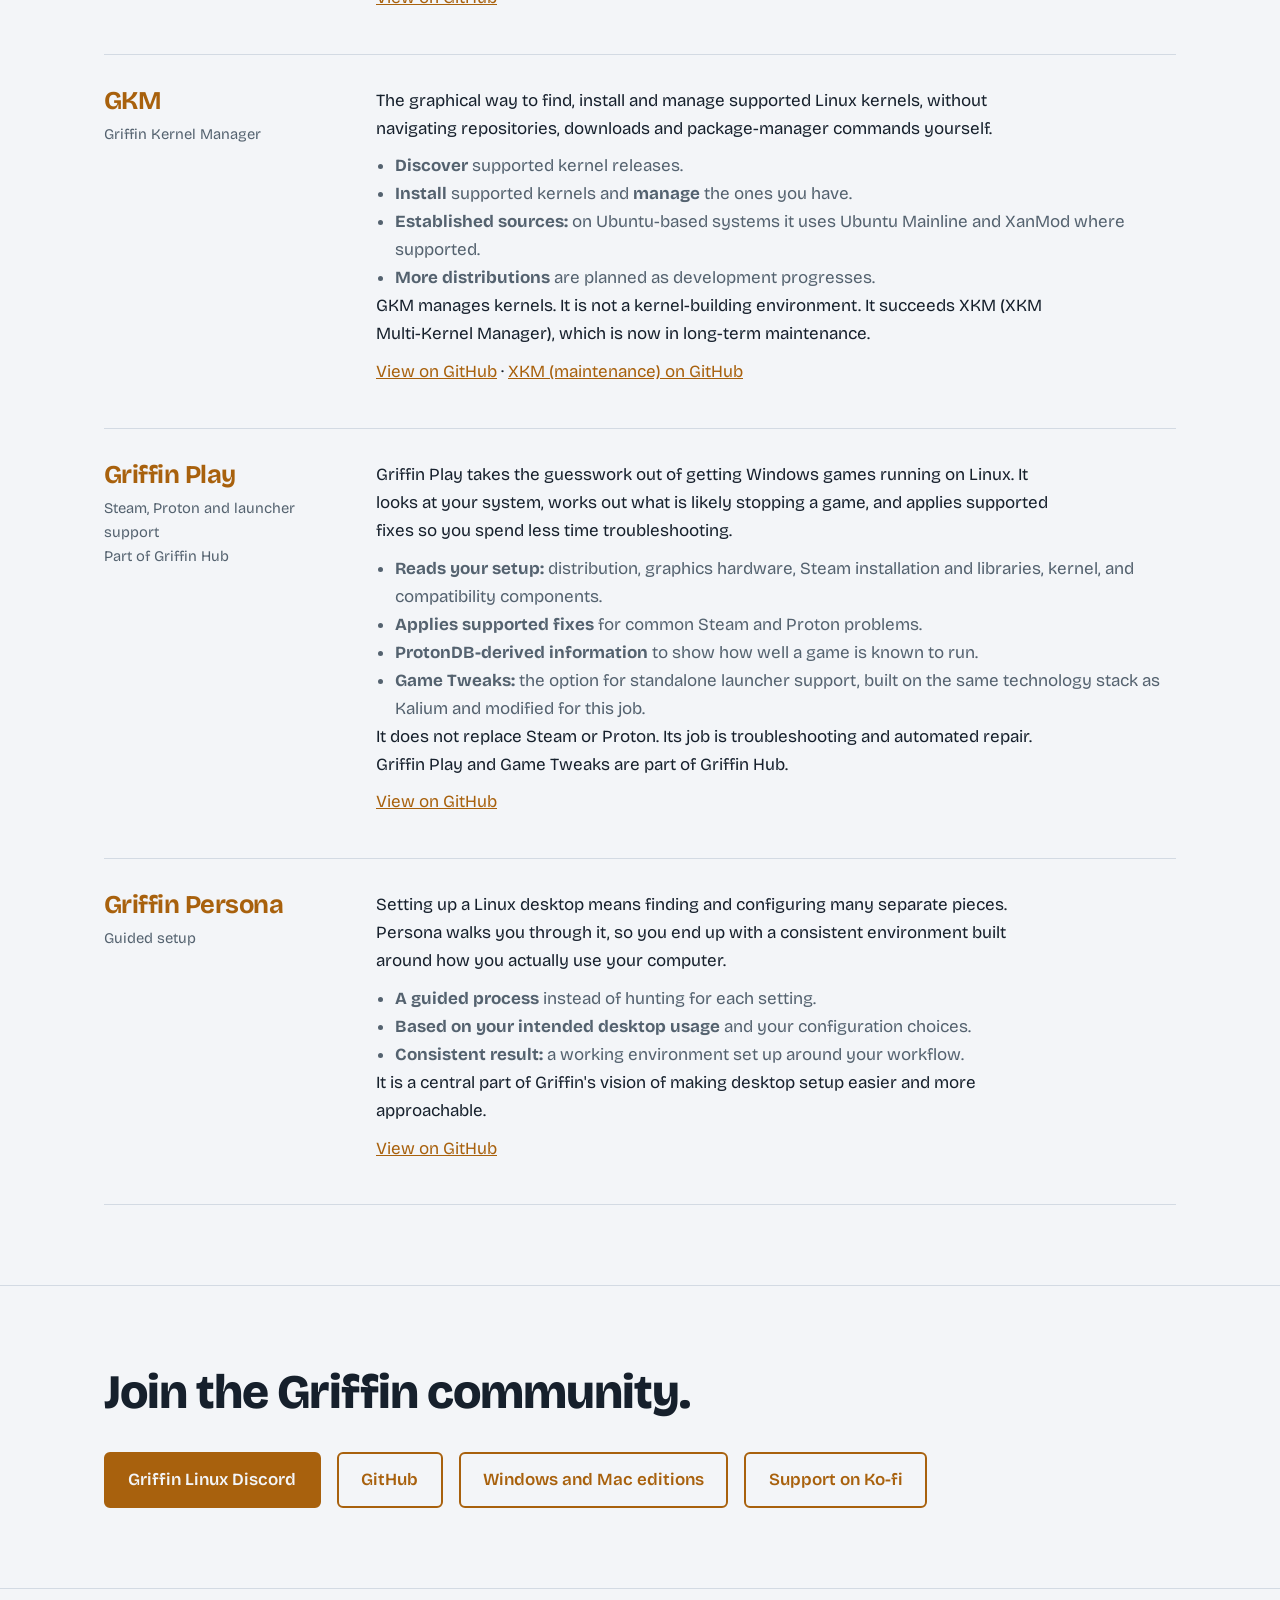
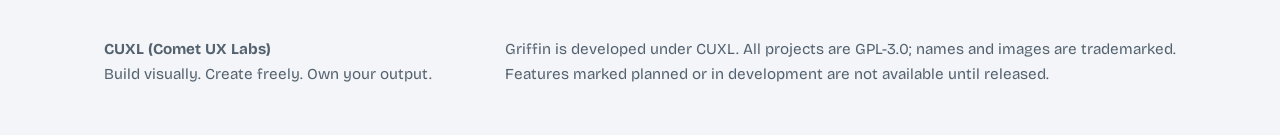
<file: griffin.html>
<!DOCTYPE html>
<html lang="en">
<head>
<meta charset="utf-8">
<meta name="viewport" content="width=device-width, initial-scale=1">
<title>Griffin · Linux desktop tools by CUXL</title>
<meta name="description" content="Griffin is a coordinated Linux desktop tools ecosystem from CUXL: Hub, Grix, Fan Hub, Griffin Updater, Appify, Kernel Autotune, Process Sentry, GKM, Griffin Play and Griffin Persona.">
<link rel="preconnect" href="https://fonts.googleapis.com">
<link rel="preconnect" href="https://fonts.gstatic.com" crossorigin>
<link href="https://fonts.googleapis.com/css2?family=Bricolage+Grotesque:opsz,wght@12..96,400;12..96,600;12..96,800&display=swap" rel="stylesheet">
<link rel="stylesheet" href="style.css">
</head>
<body class="gp">
<nav><div class="wrap">
<b>CUXL</b>
<a class="tab" href="index.html">CUXL</a><a class="tab on" href="griffin.html">Griffin</a>
<a href="#philosophy">Philosophy</a><a href="#tools">Tools</a><a href="#community">Community</a>
</div></nav>
<header class="hero small"><div class="trail" aria-hidden="true"></div>
<div class="wrap">
<h1>A better Linux desktop experience.</h1>
<p class="lead">More control, less complexity. Griffin is a coordinated Linux desktop tools ecosystem from CUXL.</p>
<div class="cta"><a class="btn p" href="#philosophy">How Griffin thinks</a><a class="btn" href="#tools">The Griffin tools</a></div>
</div></header>

<section id="about"><div class="wrap">
<h2>Linux should remain Linux.</h2>
<p>Griffin is a coordinated tools ecosystem developed under CUXL. It is not a Linux distribution or a desktop environment replacement, and it does not hide Linux from you. Each application has one responsibility, and they share Griffin state where it helps them cooperate.</p>
<p><strong>Four years in the making.</strong> Griffin has been in development for four years. It started as apps and scripts for personal use, and it was not until 2025 that Bobby Comet began releasing them to the public, starting with Appify. <a href="index.html#story">Read the story behind CUXL &rarr;</a></p>
<p class="quote">Linux that feels like Windows, but faster, smarter, and actually teaches you.</p>
<p><strong>CUXL is the organization and philosophy. Griffin is its coordinated Linux desktop tools ecosystem.</strong> The two share a philosophy of making specialized tasks easier through focused user experiences, but have different product responsibilities. <a href="index.html">See the rest of CUXL &rarr;</a></p>
</div></section>

<section id="philosophy"><div class="wrap">
<h2>How Griffin thinks.</h2>
<div class="principles">
<div><h3>Make Linux easier, not weaker</h3><p>Graphical interfaces for tasks that are needlessly complicated, with no flexibility removed.</p></div>
<div><h3>Teach, don't hide</h3><p>Tools explain what they change and why.</p></div>
<div><h3>Specialized tools</h3><p>Separate applications for separate jobs, each done properly.</p></div>
<div><h3>Preserve the system</h3><p>The terminal, package managers, services, and config files stay available.</p></div>
<div><h3>No artificial barriers</h3><p>No advertising, telemetry, bloat, paywalls, premium feature restrictions, or lock-in.</p></div>
<div><h3>Consistency</h3><p>Shared conventions and system awareness across the ecosystem.</p></div>
</div>
</div></section>

<section id="tools"><div class="wrap">
<h2>The Griffin tools.</h2>
<p class="sub">Ten specialized applications, each with one job. They cooperate through shared Griffin state where it helps.</p>
<div class="rows">
<article class="row"><div><h3>Griffin Hub</h3><div class="meta">Central management</div></div><div><p>The main place to configure and manage the Griffin ecosystem. Instead of hunting through unrelated applications for common system tasks, you get the important controls in one interface, with specialized areas for each kind of hardware and responsibility.</p><ul><li><strong>CPU Hub</strong> and <strong>GPU Hub:</strong> configure and manage your processor and graphics hardware.</li><li><strong>Wi-Fi Hub:</strong> wireless hardware and driver-related management.</li><li><strong>Controller Hub:</strong> configure and manage game controllers.</li><li><strong>System Tune:</strong> system and gaming performance configuration.</li><li><strong>Griffin Play and Game Tweaks:</strong> gaming configuration, built into the same interface.</li><li><strong>Coming in 2.0:</strong> Process Sentry and Kernel Autotune join Griffin Hub with the 2.0 release.</li></ul><p>These hubs are areas within one application, not separate products, so you can see and manage your system without losing access to the detail behind each feature.</p><p><a href="https://github.com/bobbycomet/Griffin-Hub" rel="noopener">View on GitHub</a></p></div></article>

<article class="row"><div><h3>Grix</h3><div class="meta">System doctor</div></div><div><p>Grix checks the health of your Linux system, finds likely problems, and tells you what they mean. It is built around explanation as much as repair: you learn why something matters before you change it.</p><ul><li><strong>Health checks</strong> across your system.</li><li><strong>Hardware and configuration diagnostics</strong> to spot misconfiguration.</li><li><strong>Storage and drive checks.</strong></li><li><strong>PipeWire diagnostics</strong> for audio problems.</li><li><strong>Guided fixes:</strong> select an identified issue and apply the corrective action from the interface.</li></ul><p>Troubleshooting becomes something you can follow along with, not a pile of commands pasted from forums.</p><p><a href="https://github.com/bobbycomet/Grix" rel="noopener">View on GitHub</a></p></div></article>

<article class="row"><div><h3>Fan Hub</h3><div class="meta">Cooling and RGB · works standalone</div></div><div><p>A graphical control center for cooling and lighting hardware, replacing a drawer full of vendor utilities and command-line tools. It does not assume every motherboard or cooler behaves the same way.</p><ul><li><strong>Fan speed and fan curves:</strong> set how your fans respond.</li><li><strong>RGB lighting control</strong> through OpenRGB where applicable.</li><li><strong>AIO liquid cooling management</strong> through liquidctl where applicable.</li><li><strong>Hardware monitoring</strong> alongside your controls.</li><li><strong>Motherboard-specific fan calibration</strong> for boards that need it.</li></ul><p>Fan Hub is an independent Griffin application. It runs without Griffin Hub.</p><p><a href="https://github.com/bobbycomet/Fan-Hub" rel="noopener">View on GitHub</a></p></div></article>

<article class="row"><div><h3>Griffin Updater</h3><div class="meta">Install and update apps</div></div><div><p>One place to install and update the applications you get outside your package manager. Linux software arrives in many forms, and Griffin Updater handles the downloading, installing and replacing so you do not repeat it for each one.</p><ul><li><strong>Formats:</strong> AppImages, Debian packages, and downloadable archives.</li><li><strong>Sources:</strong> GitHub releases, Gitea releases, direct URLs, and supported APIs.</li><li><strong>Full update cycle:</strong> fetch the new version, install or replace the existing files, and clean up outdated versions.</li></ul><p>It is an additional workflow for supported sources and formats, not a replacement for your native package manager.</p><p><a href="https://github.com/bobbycomet/GriffinUpdater" rel="noopener">View on GitHub</a></p></div></article>

<article class="row"><div><h3>Appify</h3><div class="meta">Websites as desktop apps<br>First public Griffin release, 2025</div></div><div><p>Appify turns a website you use often into its own desktop application. Instead of living in a browser tab, it gets its own application entry, identity and behavior, so web services feel like part of your Linux desktop.</p><ul><li><strong>Separate app entries</strong> for the sites you use most.</li><li><strong>Its own identity and behavior</strong> for each web app.</li><li><strong>No hand-built browser wrappers:</strong> create and manage them from one straightforward interface.</li></ul><p><a href="https://github.com/bobbycomet/Appify" rel="noopener">View on GitHub</a></p><p><strong>Windows and Mac versions:</strong> <strong>$5</strong> <a href="index.html#windows">packaging fee</a> each, on Ko-fi: <a href="https://ko-fi.com/s/48cf8f3ed3" rel="noopener">Windows</a> · <a href="https://ko-fi.com/s/9709aa201e" rel="noopener">Mac</a>.</p></div></article>

<article class="row"><div><h3>Kernel Autotune</h3><div class="meta">Kernel and performance configuration<br>Joins Griffin Hub in 2.0</div></div><div><p>Kernel and system tuning normally means understanding and hand-editing several system files. Kernel Autotune makes those options approachable, and it adapts to your hardware instead of applying the same settings everywhere.</p><ul><li><strong>Kernel-related tuning</strong> and general system performance configuration.</li><li><strong>ZRAM and Zswap</strong> configuration for memory behavior.</li><li><strong>CPU governor</strong> configuration.</li><li><strong>Network options,</strong> including BBR where supported.</li><li><strong>Storage-related tuning.</strong></li><li><strong>Ecosystem aware:</strong> it shares its tuning state so other Griffin apps know what has been applied.</li></ul><p>It accounts for differences between distributions, kernels and system configurations, and respects what your hardware can actually do.</p><p><a href="https://github.com/bobbycomet/kernel-autotune-V2" rel="noopener">View on GitHub</a></p></div></article>

<article class="row"><div><h3>Process Sentry</h3><div class="meta">Background process governance · runs as a system service<br>Joins Griffin Hub in 2.0</div></div><div><p>Background applications can quietly compete with the game or project you are actually using. Process Sentry keeps that in check using Linux resource-management facilities, so your system stays predictable under load.</p><ul><li><strong>cgroup-based governance</strong> of background processes.</li><li><strong>Resource usage controls</strong> and process prioritization.</li><li><strong>Configurable behavior</strong> to match how you work.</li><li><strong>Service-based operation:</strong> it works on its own in the background, with no need to watch and manage processes by hand.</li></ul><p><a href="https://github.com/bobbycomet/Process-Sentry" rel="noopener">View on GitHub</a></p></div></article>

<article class="row"><div><h3>GKM</h3><div class="meta">Griffin Kernel Manager</div></div><div><p>The graphical way to find, install and manage supported Linux kernels, without navigating repositories, downloads and package-manager commands yourself.</p><ul><li><strong>Discover</strong> supported kernel releases.</li><li><strong>Install</strong> supported kernels and <strong>manage</strong> the ones you have.</li><li><strong>Established sources:</strong> on Ubuntu-based systems it uses Ubuntu Mainline and XanMod where supported.</li><li><strong>More distributions</strong> are planned as development progresses.</li></ul><p>GKM manages kernels. It is not a kernel-building environment. It succeeds XKM (XKM Multi-Kernel Manager), which is now in long-term maintenance.</p><p><a href="https://github.com/bobbycomet/GKM" rel="noopener">View on GitHub</a> · <a href="https://github.com/bobbycomet/XKM-Multi-Kernel-Manager" rel="noopener">XKM (maintenance) on GitHub</a></p></div></article>

<article class="row"><div><h3>Griffin Play</h3><div class="meta">Steam, Proton and launcher support<br>Part of Griffin Hub</div></div><div><p>Griffin Play takes the guesswork out of getting Windows games running on Linux. It looks at your system, works out what is likely stopping a game, and applies supported fixes so you spend less time troubleshooting.</p><ul><li><strong>Reads your setup:</strong> distribution, graphics hardware, Steam installation and libraries, kernel, and compatibility components.</li><li><strong>Applies supported fixes</strong> for common Steam and Proton problems.</li><li><strong>ProtonDB-derived information</strong> to show how well a game is known to run.</li><li><strong>Game Tweaks:</strong> the option for standalone launcher support, built on the same technology stack as Kalium and modified for this job.</li></ul><p>It does not replace Steam or Proton. Its job is troubleshooting and automated repair. Griffin Play and Game Tweaks are part of Griffin Hub.</p><p><a href="https://github.com/bobbycomet/Griffin-Hub" rel="noopener">View on GitHub</a></p></div></article>

<article class="row"><div><h3>Griffin Persona</h3><div class="meta">Guided setup</div></div><div><p>Setting up a Linux desktop means finding and configuring many separate pieces. Persona walks you through it, so you end up with a consistent environment built around how you actually use your computer.</p><ul><li><strong>A guided process</strong> instead of hunting for each setting.</li><li><strong>Based on your intended desktop usage</strong> and your configuration choices.</li><li><strong>Consistent result:</strong> a working environment set up around your workflow.</li></ul><p>It is a central part of Griffin's vision of making desktop setup easier and more approachable.</p><p><a href="https://github.com/bobbycomet/GriffinPersona" rel="noopener">View on GitHub</a></p></div></article>
</div>
</div></section>

<section id="community"><div class="wrap">
<h2>Join the Griffin community.</h2>
<div class="cta"><a class="btn p" href="https://discord.gg/7fEt5W7DPh" rel="noopener">Griffin Linux Discord</a><a class="btn" href="https://github.com/bobbycomet" rel="noopener">GitHub</a><a class="btn" href="index.html#windows">Windows and Mac editions</a><a class="btn" href="https://ko-fi.com/bobby60908" rel="noopener">Support on Ko-fi</a></div>
</div></section>

<footer><div class="wrap">
<div><strong>CUXL (Comet UX Labs)</strong><br>Build visually. Create freely. Own your output.</div>
<div>Griffin is developed under CUXL. All projects are GPL-3.0; names and images are trademarked.<br>Features marked planned or in development are not available until released.</div>
</div></footer>
</body>
</html>
</file>
<file: style.css>
:root{--bg:#f3f5f8;--surface:#fff;--ink:#16202c;--mute:#54626f;--line:#d3dae3;--comet:#1c78b0;--griffin:#a8610d;--hero:#e6edf5;color-scheme:light}
@media (prefers-color-scheme:dark){:root:not([data-theme=light]){--bg:#12171f;--surface:#1a212c;--ink:#e3e9f0;--mute:#9aa7b5;--line:#2c3644;--comet:#6cc0ee;--griffin:#e8aa55;--hero:#0e1218;color-scheme:dark}}
*{box-sizing:border-box}
html{scroll-behavior:smooth;scroll-padding-top:4rem}
:root{padding-top:env(safe-area-inset-top,0px);padding-bottom:env(safe-area-inset-bottom,0px)}
body{margin:0;background:var(--bg);color:var(--ink);font:400 1.0625rem/1.65 "Bricolage Grotesque",system-ui,-apple-system,"Segoe UI",sans-serif}
a{color:var(--comet)}
a:focus-visible,button:focus-visible{outline:3px solid var(--comet);outline-offset:3px}
.wrap{max-width:70rem;margin:0 auto;padding:0 1.5rem}
p{max-width:62ch;margin:.6rem 0}
h1,h2,h3{line-height:1.12;margin:0;letter-spacing:-.02em}
nav{position:sticky;top:0;z-index:5;background:var(--bg);border-bottom:1px solid var(--line)}
nav .wrap{display:flex;gap:1.5rem;align-items:center;min-height:3.5rem;overflow-x:auto;white-space:nowrap}
nav b{font-weight:800;font-size:1.15rem;margin-right:auto;letter-spacing:.01em}
nav a{color:var(--mute);text-decoration:none;font-weight:600;font-size:.95rem}
nav a:hover{color:var(--ink)}
.hero{background:var(--hero);border-bottom:1px solid var(--line);overflow:hidden;position:relative}
.hero .wrap{padding-top:6rem;padding-bottom:6rem;position:relative}
.hero h1{font-size:clamp(2.6rem,8vw,6rem);font-weight:800;max-width:14ch}
.hero p.lead{font-size:1.3rem;color:var(--mute);max-width:44ch;margin-top:1.5rem}
.trail{position:absolute;right:-6rem;top:3rem;width:44rem;height:2px;background:linear-gradient(90deg,transparent,var(--comet));transform:rotate(-24deg);transform-origin:right;opacity:.8;animation:fly 1.6s ease-out both}
.trail::after{content:"";position:absolute;right:-7px;top:-7px;width:16px;height:16px;border-radius:50%;background:var(--comet);box-shadow:0 0 28px 8px var(--comet)}
@keyframes fly{from{transform:rotate(-24deg) translateX(-18rem);opacity:0}to{transform:rotate(-24deg);opacity:.8}}
@media (prefers-reduced-motion:reduce){.trail{animation:none}html{scroll-behavior:auto}}
.cta{display:flex;gap:1rem;flex-wrap:wrap;margin-top:2rem}
.btn{display:inline-block;padding:.75rem 1.4rem;border-radius:6px;font-weight:600;text-decoration:none;border:2px solid var(--comet)}
.btn.p{background:var(--comet);color:var(--bg)}
section{padding:5rem 0;border-bottom:1px solid var(--line)}
h2{font-size:clamp(1.9rem,4.5vw,3rem);font-weight:800;max-width:20ch}
.sub{color:var(--mute);font-size:1.15rem}
.cols{display:grid;grid-template-columns:1fr 1fr;gap:3rem;margin-top:2.5rem}
@media (max-width:760px){.cols{grid-template-columns:1fr;gap:1.5rem}.hero .wrap{padding-top:4rem;padding-bottom:4rem}}
.cols h3{font-size:1.2rem}
.rows{margin-top:2.5rem;border-top:1px solid var(--line)}
.row{display:grid;grid-template-columns:15rem 1fr;gap:2rem;padding:2rem 0;border-bottom:1px solid var(--line)}
@media (max-width:760px){.row{grid-template-columns:1fr;gap:.5rem}}
.row h3{font-size:1.6rem}
.row .meta{color:var(--mute);font-size:.92rem;margin-top:.4rem}
.row ul,.list{margin:.6rem 0 0;padding-left:1.2rem;color:var(--mute)}
.row p{margin-top:0}
.tag{display:inline-block;font-size:.8rem;border:1px solid var(--line);border-radius:99px;padding:0 .7rem;color:var(--mute);margin-top:.5rem}
#griffin h2,#griffin .row h3{color:var(--griffin)}
#griffin .row{grid-template-columns:13rem 1fr}
@media (max-width:760px){#griffin .row{grid-template-columns:1fr}}
.principles{display:grid;grid-template-columns:repeat(auto-fit,minmax(15rem,1fr));gap:2rem;margin-top:2.5rem}
.principles h3{font-size:1.1rem;margin-bottom:.3rem}
.principles p{margin:0;color:var(--mute);font-size:.98rem}
.tbl{width:100%;border-collapse:collapse;margin-top:2rem}
.scroll{overflow-x:auto}
.tbl th,.tbl td{text-align:left;padding:.7rem 1rem;border-bottom:1px solid var(--line);vertical-align:top}
.tbl th{font-size:1.05rem}
.tbl th:first-child,.tbl td:first-child{border-right:1px solid var(--line)}
.quote{font-size:clamp(1.4rem,3.2vw,2rem);font-weight:600;letter-spacing:-.01em;max-width:30ch;margin-top:2rem}
footer{padding:3rem 0;color:var(--mute);font-size:.95rem}
footer .wrap{display:flex;flex-wrap:wrap;gap:1rem 3rem;justify-content:space-between}
nav .tab{padding:.25rem .1rem;border-bottom:2px solid transparent}
nav .tab.on{color:var(--ink);border-bottom-color:var(--comet)}
.gp{--comet:var(--griffin)}
.gp .row h3{color:var(--griffin)}
.hero.small .wrap{padding-top:4.5rem;padding-bottom:4.5rem}
</file>
